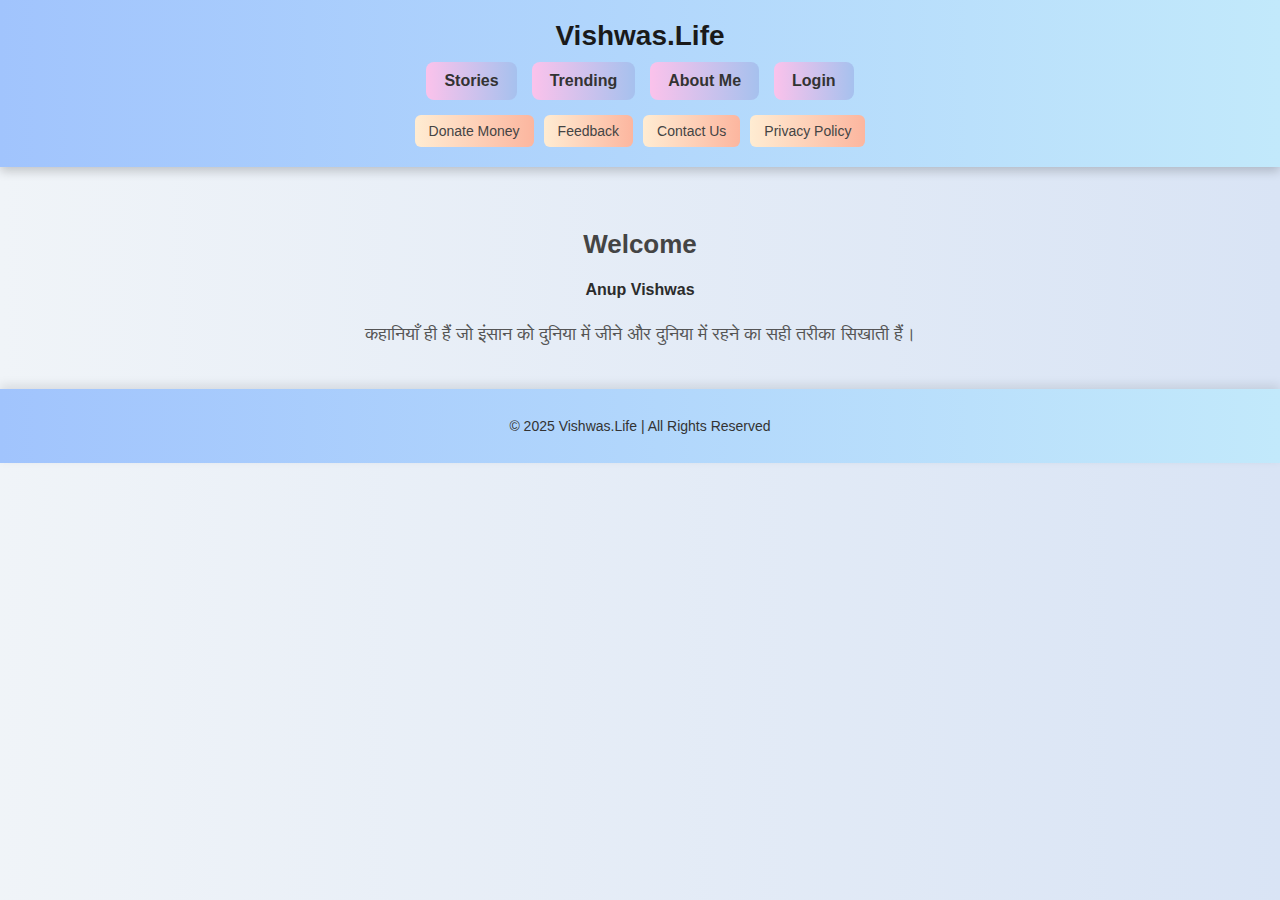
<file: index.html>
<!DOCTYPE html>
<html lang="hi">
<head>
  <meta charset="UTF-8">
  <title>Vishwas.Life</title>
  <style>
    body {
      margin: 0;
      font-family: 'Segoe UI', sans-serif;
      background: linear-gradient(to right, #f0f4f8, #d9e4f5);
      color: #2c2c2c;
      animation: fadeInBody 1.5s ease-in;
    }

    /* Header */
    header {
      background: linear-gradient(to right, #a1c4fd, #c2e9fb);
      box-shadow: 0 4px 10px rgba(0,0,0,0.2);
      text-align: center;
      padding: 20px 10px;
      animation: slideDown 1s ease-out;
    }
    header h1 {
      margin: 0;
      font-size: 28px;
      color: #1a1a1a;
    }

    /* Navigation */
    nav {
      display: flex;
      justify-content: center;
      gap: 15px;
      flex-wrap: wrap;
      margin-top: 10px;
    }
    nav a {
      color: #333;
      text-decoration: none;
      padding: 10px 18px;
      background: linear-gradient(to right, #fbc2eb, #a6c1ee);
      border-radius: 8px;
      font-weight: bold;
      transition: transform 0.3s ease, box-shadow 0.3s ease;
    }
    nav a:hover {
      transform: scale(1.1);
      box-shadow: 0 4px 12px rgba(0,0,0,0.2);
    }

    /* Call to Action Links */
    .cta-links {
      margin-top: 15px;
      display: flex;
      justify-content: center;
      flex-wrap: wrap;
      gap: 10px;
    }
    .cta-links a {
      background: linear-gradient(to right, #ffecd2, #fcb69f);
      padding: 8px 14px;
      border-radius: 6px;
      text-decoration: none;
      color: #444;
      font-size: 14px;
      font-weight: 500;
      transition: all 0.3s ease;
    }
    .cta-links a:hover {
      background: linear-gradient(to right, #fcb69f, #ffecd2);
      transform: translateY(-2px);
    }

    /* Main Content */
    main {
      padding: 40px;
      text-align: center;
      animation: slideUp 1.2s ease-out;
    }
    main h2 {
      font-size: 26px;
      color: #444;
    }
    main p {
      max-width: 600px;
      margin: auto;
      font-size: 18px;
      line-height: 1.6;
      color: #555;
    }

    /* Footer */
    footer {
      background: linear-gradient(to right, #a1c4fd, #c2e9fb);
      text-align: center;
      padding: 15px;
      font-size: 14px;
      color: #333;
      box-shadow: 0 -4px 10px rgba(0,0,0,0.1);
    }

    /* Animations */
    @keyframes fadeInBody {
      from { opacity: 0; }
      to { opacity: 1; }
    }
    @keyframes slideDown {
      from { transform: translateY(-50px); opacity: 0; }
      to { transform: translateY(0); opacity: 1; }
    }
    @keyframes slideUp {
      from { transform: translateY(50px); opacity: 0; }
      to { transform: translateY(0); opacity: 1; }
    }
  </style>
</head>
<body>

  <header>
    <h1>Vishwas.Life</h1>
    <nav>
      <a href="stories.html">Stories</a>
      <a href="story2.html">Trending</a>
      <a href="story3.html">About Me</a>
      <a href="login.html" class="login-link">Login</a>
    </nav>
    <div class="cta-links">
      <a href="donate.html">Donate Money</a>
      <a href="feedback.html">Feedback</a>
      <a href="contact.html">Contact Us</a>
      <a href="privacy.html">Privacy Policy</a>
    </div>
  </header>

  <main><!-- Main Content -->
    <h2>Welcome</h2>
    <h4> <By:->Anup Vishwas</By:-> </h4
    >
    <p>कहानियाँ ही हैं जो इंसान को दुनिया में जीने और दुनिया में रहने का सही तरीका सिखाती हैं।</p>
  </main>

  <footer>
    <p>© 2025 Vishwas.Life | All Rights Reserved</p>
  </footer>

</body>
</html>
</file>
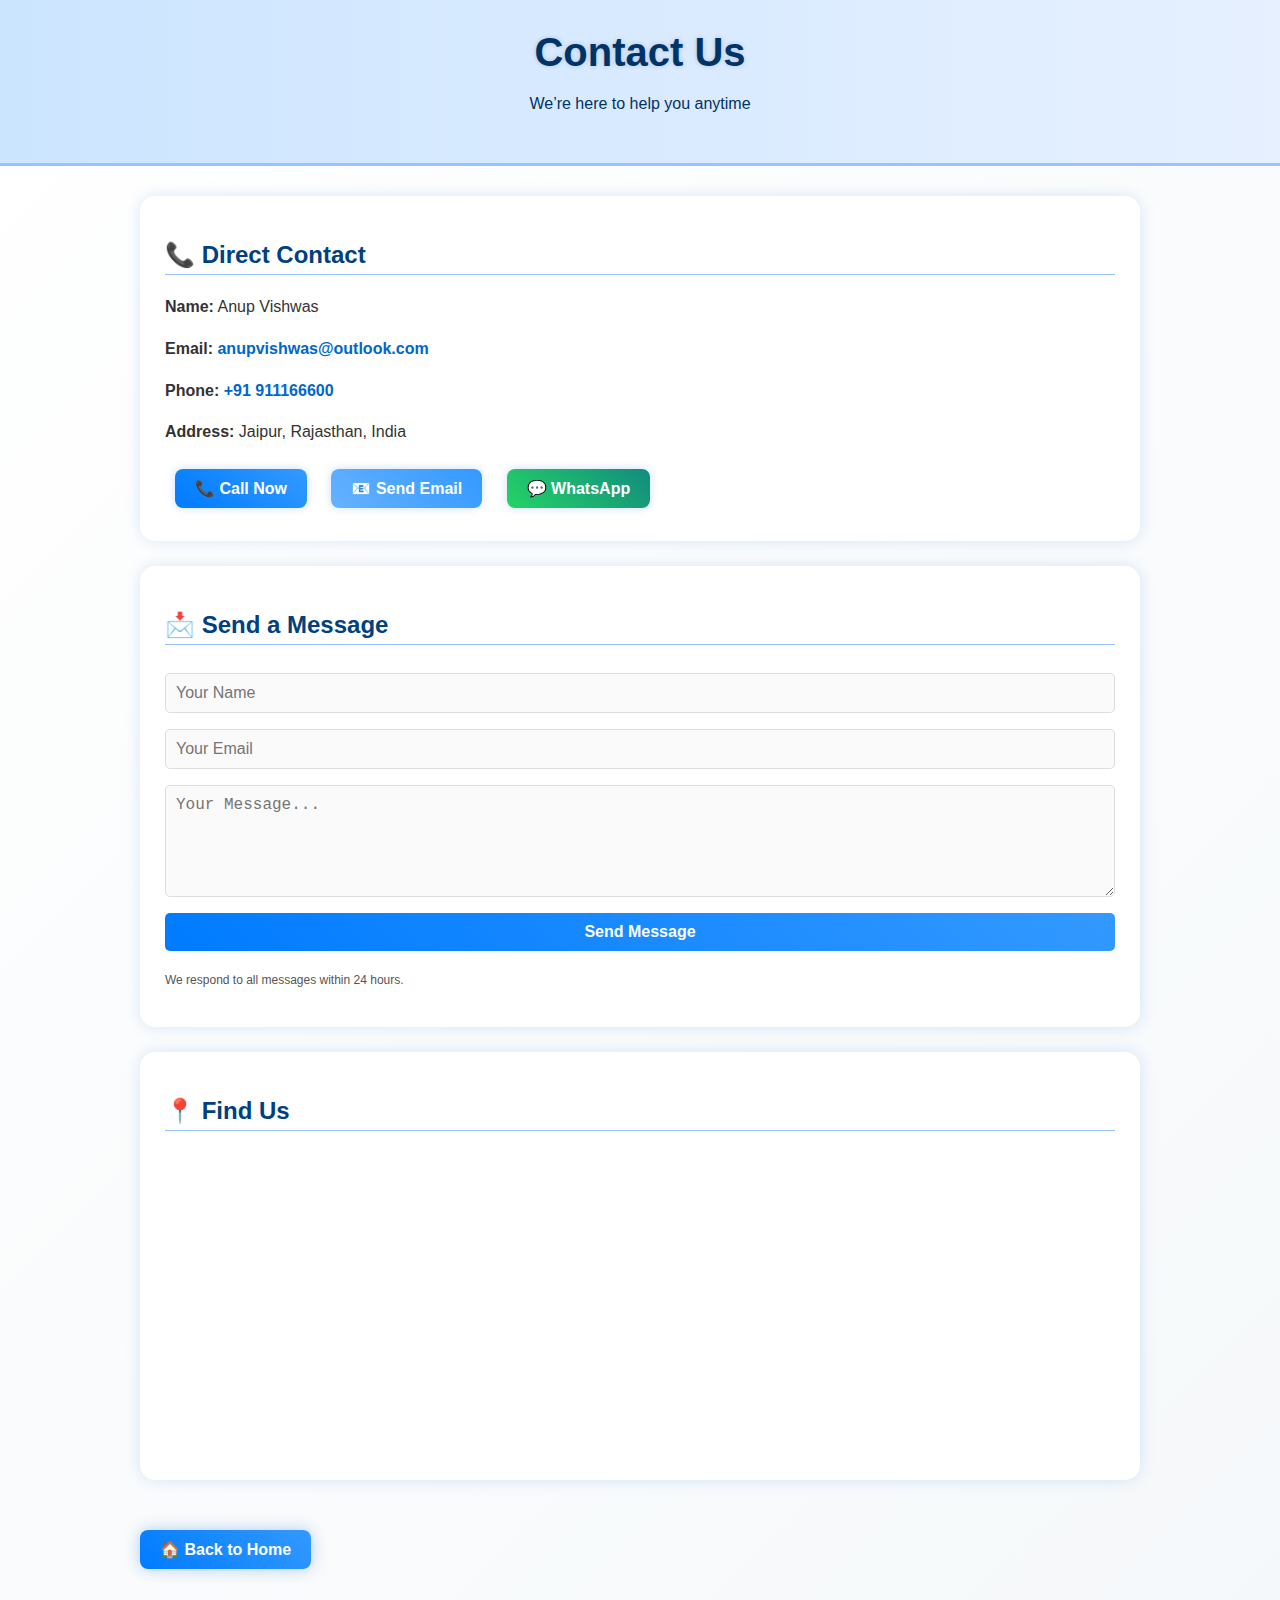
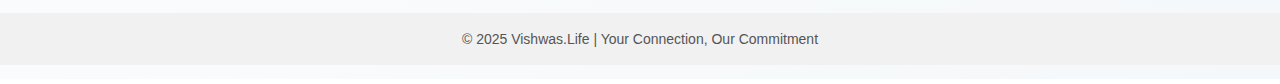
<file: contact.html>
<!DOCTYPE html>
<html lang="en">
<head>
  <meta charset="UTF-8">
  <meta name="viewport" content="width=device-width, initial-scale=1.0">
  <title>Contact Us | Vishwas.Life</title>
  <style>
    body {
      font-family: 'Segoe UI', Tahoma, sans-serif;
      background: linear-gradient(135deg, #ffffff, #f5f8fa);
      color: #333;
      margin: 0;
      padding: 0;
    }

    header {
      text-align: center;
      padding: 30px 20px;
      background: linear-gradient(90deg, #cce5ff, #e6f0ff);
      color: #003366;
      border-bottom: 3px solid #99c2ff;
    }

    header h1 {
      font-size: 2.5em;
      margin: 0;
      text-shadow: 0 0 5px rgba(0, 51, 102, 0.2);
    }

    main {
      max-width: 1000px;
      margin: auto;
      padding: 30px;
    }

    .contact-card {
      background: white;
      border-radius: 15px;
      padding: 25px;
      box-shadow: 0 0 15px rgba(0, 102, 204, 0.15);
      margin-bottom: 25px;
    }

    h2 {
      color: #004080;
      border-bottom: 1px solid #99c2ff;
      padding-bottom: 5px;
    }

    p {
      line-height: 1.6;
    }

    .contact-info a {
      color: #0066cc;
      text-decoration: none;
      font-weight: bold;
    }

    .contact-info a:hover {
      text-decoration: underline;
    }

    .btn {
      display: inline-block;
      margin: 8px 10px;
      padding: 10px 20px;
      border-radius: 8px;
      font-weight: bold;
      text-decoration: none;
      transition: all 0.3s ease;
      box-shadow: 0 0 10px rgba(0,102,204,0.2);
    }

    .call-btn { background: linear-gradient(45deg, #007bff, #3399ff); color: white; }
    .email-btn { background: linear-gradient(45deg, #66b2ff, #3399ff); color: white; }
    .whatsapp-btn { background: linear-gradient(45deg, #25D366, #128C7E); color: white; }

    .btn:hover { transform: scale(1.05); }

    form {
      display: flex;
      flex-direction: column;
    }

    input, textarea {
      margin: 8px 0;
      padding: 10px;
      border: 1px solid #ddd;
      border-radius: 5px;
      outline: none;
      font-size: 16px;
      background: #fafafa;
    }

    input[type="submit"] {
      background: linear-gradient(45deg, #007bff, #3399ff);
      color: white;
      font-weight: bold;
      cursor: pointer;
      transition: all 0.3s ease;
      border: none;
    }

    input[type="submit"]:hover {
      transform: scale(1.05);
    }

    iframe {
      width: 100%;
      height: 300px;
      border: none;
      border-radius: 10px;
    }

    .home-btn {
      display: inline-block;
      margin-top: 25px;
      background: linear-gradient(45deg, #007bff, #3399ff);
      padding: 10px 20px;
      color: white;
      text-decoration: none;
      border-radius: 8px;
      font-weight: bold;
      box-shadow: 0 0 15px rgba(0,102,204,0.3);
      transition: all 0.3s ease;
    }

    .home-btn:hover {
      background: linear-gradient(45deg, #3399ff, #007bff);
      transform: scale(1.05);
    }
  </style>
</head>
<body>

<header>
  <h1>Contact Us</h1>
  <p>We’re here to help you anytime</p>
</header>

<main>
  <!-- Contact Information -->
  <div class="contact-card">
    <h2>📞 Direct Contact</h2>
    <div class="contact-info">
      <p><strong>Name:</strong> Anup Vishwas</p>
      <p><strong>Email:</strong> <a href="mailto:anupvishwas@outlook.com">anupvishwas@outlook.com</a></p>
      <p><strong>Phone:</strong> <a href="tel:+91911166600">+91 911166600</a></p>
      <p><strong>Address:</strong> Jaipur, Rajasthan, India</p>
    </div>
    <a href="tel:+91911166600" class="btn call-btn">📞 Call Now</a>
    <a href="mailto:anupvishwas@outlook.com" class="btn email-btn">📧 Send Email</a>
    <a href="https://wa.me/91911166600" target="_blank" class="btn whatsapp-btn">💬 WhatsApp</a>
  </div>

  <!-- Contact Form -->
  <div class="contact-card">
    <h2>📩 Send a Message</h2>
    <form action="https://formspree.io/f/yourFormID" method="POST">
      <input type="text" name="name" placeholder="Your Name" required>
      <input type="email" name="email" placeholder="Your Email" required>
      <textarea name="message" rows="5" placeholder="Your Message..." required></textarea>
      <input type="submit" value="Send Message">
    </form>
    <p style="font-size: 12px; color: #555;">We respond to all messages within 24 hours.</p>
  </div>

  <!-- Google Map -->
  <div class="contact-card">
    <h2>📍 Find Us</h2>
    <iframe 
      src="https://www.google.com/maps/embed?pb=!1m18!1m12!1m3!1d3558.999370832577!2d75.78727001504363!3d26.912433883127775!2m3!1f0!2f0!3f0!3m2!1i1024!2i768!4f13.1!3m3!1m2!1s0x396db3c24e25b1c1%3A0xf8a0f58a0b83a3c3!2sJaipur%2C%20Rajasthan!5e0!3m2!1sen!2sin!4v1691325643146"
      allowfullscreen>
    </iframe>
  </div>

  <a href="index.html" class="home-btn">🏠 Back to Home</a>
</main>

<footer>
  <p style="text-align: center; padding: 15px; background: #f1f1f1; color: #555; font-size: 14px;">
    © 2025 Vishwas.Life | Your Connection, Our Commitment
  </p>
</footer>

</body>
</html>
</file>
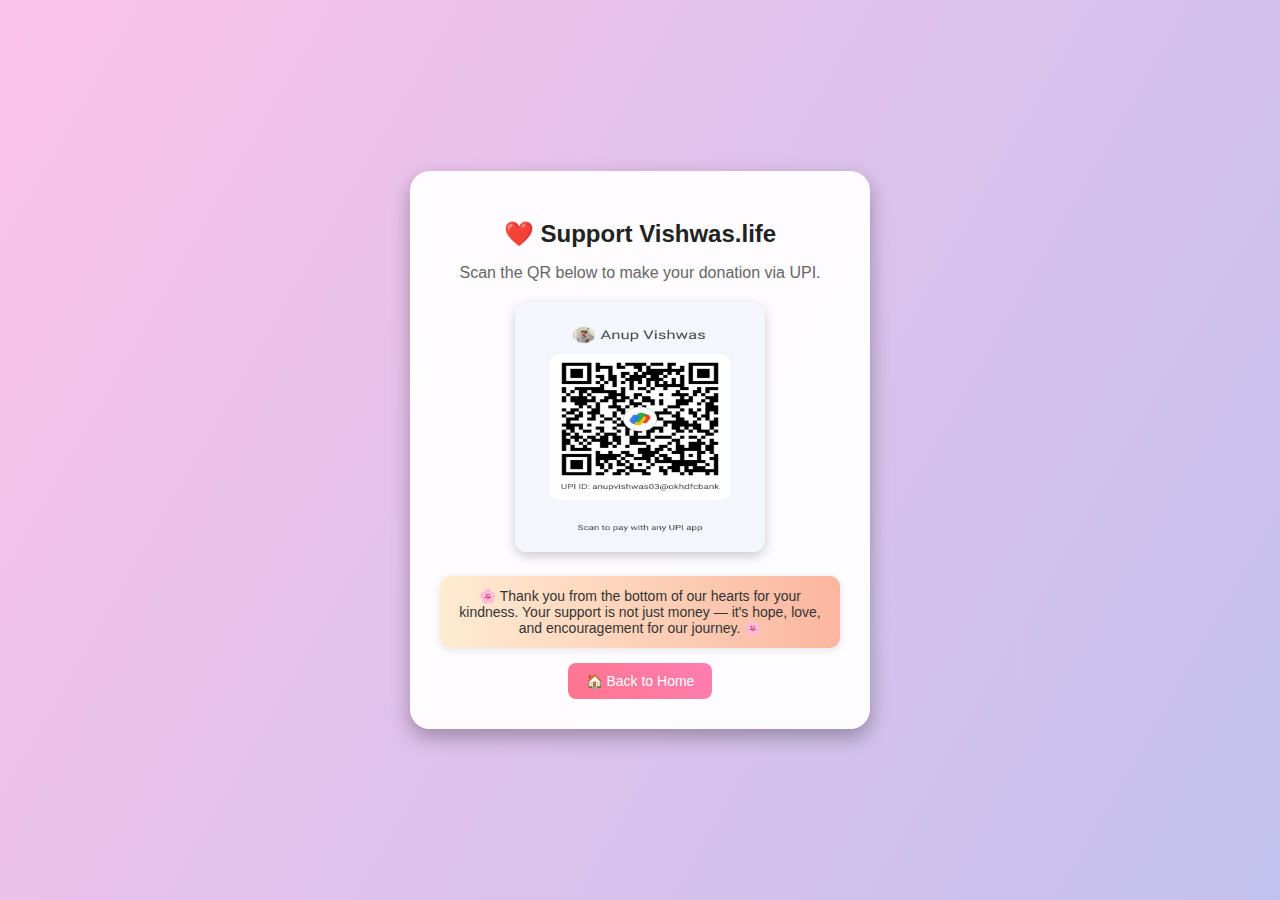
<file: donate.html>
<!DOCTYPE html>
<html lang="en">
<head>
  <meta charset="UTF-8">
  <meta name="viewport" content="width=device-width, initial-scale=1.0">
  <title>Donate | Vishwas.life</title>
  <style>
    /* Background Animation */
    body {
      margin: 0;
      font-family: 'Segoe UI', sans-serif;
      background: linear-gradient(120deg, #fbc2eb, #a6c1ee, #fcb69f);
      background-size: 300% 300%;
      animation: bgMove 8s ease infinite;
      display: flex;
      align-items: center;
      justify-content: center;
      min-height: 100vh;
      color: #444;
    }

    /* Container */
    .donate-box {
      background: rgba(255, 255, 255, 0.95);
      padding: 30px;
      border-radius: 20px;
      box-shadow: 0 8px 20px rgba(0,0,0,0.3);
      text-align: center;
      max-width: 400px;
      width: 90%;
      animation: fadeIn 1s ease-out;
    }

    .donate-box h2 {
      font-size: 24px;
      margin-bottom: 10px;
      color: #222;
    }

    .donate-box p {
      font-size: 16px;
      margin-bottom: 20px;
      color: #666;
    }

    /* QR Image */
    .qr-code {
      width: 250px;
      height: 250px;
      border-radius: 12px;
      box-shadow: 0 4px 12px rgba(0,0,0,0.2);
      margin-bottom: 20px;
    }

    /* Thank You Note */
    .thankyou {
      background: linear-gradient(to right, #ffecd2, #fcb69f);
      padding: 12px;
      border-radius: 10px;
      font-size: 14px;
      color: #333;
      font-weight: 500;
      box-shadow: 0 2px 8px rgba(0,0,0,0.1);
    }

    @keyframes bgMove {
      0% { background-position: 0% 50%; }
      50% { background-position: 100% 50%; }
      100% { background-position: 0% 50%; }
    }

    @keyframes fadeIn {
      from { opacity: 0; transform: translateY(20px); }
      to { opacity: 1; transform: translateY(0); }
    }
     /* Home Button */
    .home-btn {
      display: inline-block;
      margin-top: 15px;
      background: linear-gradient(45deg, #ff758c, #ff7eb3);
      padding: 10px 18px;
      color: white;
      text-decoration: none;
      border-radius: 8px;
      font-size: 14px;
      transition: all 0.3s ease;
    }

    .home-btn:hover {
      background: linear-gradient(45deg, #ff7eb3, #ff758c);
      transform: scale(1.05);
    }
  </style>
</head>
<body>

  <div class="donate-box">
    <h2>❤️ Support Vishwas.life</h2>
    <p>Scan the QR below to make your donation via UPI.</p>

    <!-- Replace "your-qr-code.png" with your QR code image -->
    <img src="Media/qr.png" alt="UPI QR Code" class="qr-code">

    <div class="thankyou">
      🌸 Thank you from the bottom of our hearts for your kindness.  
      Your support is not just money — it's hope, love, and encouragement for our journey. 🌸
    </div> <!-- Home Button -->
    <a href="index.html" class="home-btn">🏠 Back to Home</a>
    
  </div>

</body>
</html>
</file>
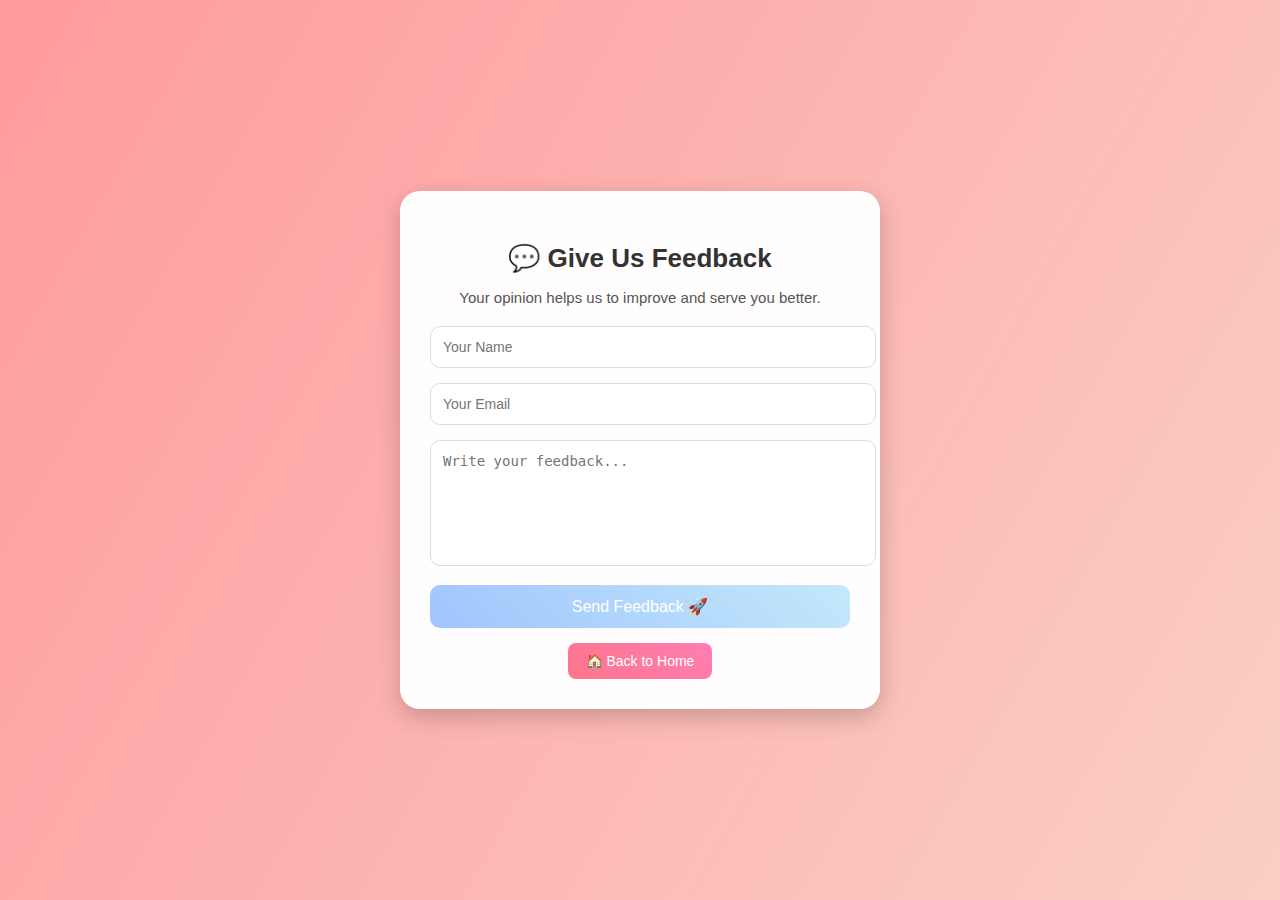
<file: feedback.html>
<!DOCTYPE html>
<html lang="en">
<head>
  <meta charset="UTF-8">
  <meta name="viewport" content="width=device-width, initial-scale=1.0">
  <title>Feedback | Vishwas.life</title>
  <style>
    /* Background Animation */
    body {
      margin: 0;
      font-family: 'Segoe UI', sans-serif;
      background: linear-gradient(120deg, #ff9a9e, #fad0c4, #fad0c4, #fbc2eb, #a1c4fd);
      background-size: 400% 400%;
      animation: bgMove 10s ease infinite;
      display: flex;
      justify-content: center;
      align-items: center;
      min-height: 100vh;
    }

    @keyframes bgMove {
      0% { background-position: 0% 50%; }
      50% { background-position: 100% 50%; }
      100% { background-position: 0% 50%; }
    }

    /* Feedback Box */
    .feedback-container {
      background: rgba(255, 255, 255, 0.97);
      padding: 30px;
      border-radius: 20px;
      box-shadow: 0 8px 25px rgba(0,0,0,0.2);
      max-width: 420px;
      width: 90%;
      text-align: center;
      animation: fadeIn 1s ease-out;
    }

    @keyframes fadeIn {
      from { opacity: 0; transform: translateY(20px); }
      to { opacity: 1; transform: translateY(0); }
    }

    /* Heading */
    .feedback-container h2 {
      margin-bottom: 10px;
      font-size: 26px;
      color: #333;
    }

    .feedback-container p {
      margin-bottom: 20px;
      color: #555;
      font-size: 15px;
    }

    /* Input Fields */
    input, textarea {
      width: 100%;
      padding: 12px;
      margin-bottom: 15px;
      border: 1px solid #ddd;
      border-radius: 10px;
      font-size: 14px;
      outline: none;
      transition: all 0.3s ease;
    }

    input:focus, textarea:focus {
      border-color: #a1c4fd;
      box-shadow: 0 0 8px rgba(161, 196, 253, 0.5);
    }

    textarea {
      resize: none;
      height: 100px;
    }

    /* Submit Button */
    button {
      background: linear-gradient(45deg, #a1c4fd, #c2e9fb);
      border: none;
      padding: 12px 20px;
      color: white;
      font-size: 16px;
      border-radius: 10px;
      cursor: pointer;
      transition: all 0.3s ease;
      width: 100%;
    }

    button:hover {
      background: linear-gradient(45deg, #c2e9fb, #a1c4fd);
      transform: scale(1.05);
    }

    /* Home Button */
    .home-btn {
      display: inline-block;
      margin-top: 15px;
      background: linear-gradient(45deg, #ff758c, #ff7eb3);
      padding: 10px 18px;
      color: white;
      text-decoration: none;
      border-radius: 8px;
      font-size: 14px;
      transition: all 0.3s ease;
    }

    .home-btn:hover {
      background: linear-gradient(45deg, #ff7eb3, #ff758c);
      transform: scale(1.05);
    }

    /* Mobile Friendly */
    @media (max-width: 480px) {
      .feedback-container {
        padding: 20px;
      }
    }
  </style>
</head>
<body>

  <div class="feedback-container">
    <h2>💬 Give Us Feedback</h2>
    <p>Your opinion helps us to improve and serve you better.</p>
    
    <!-- Google Form Connection -->
    <form action="https://docs.google.com/forms/d/e/1FAIpQLSfbpzGW4hYtiSOI51ppO7-a_GrZOQ3eSWmpQuptRQ0Qb3fOiA/formResponse" method="POST" target="_blank">
      <input type="text" name="entry.1234567890" placeholder="Your Name" required>
      <input type="email" name="entry.0987654321" placeholder="Your Email" required>
      <textarea name="entry.1122334455" placeholder="Write your feedback..." required></textarea>
      <button type="submit">Send Feedback 🚀</button>
    </form>

    <!-- Home Button -->
    <a href="index.html" class="home-btn">🏠 Back to Home</a>

  </div>

</body>
</html>
</file>
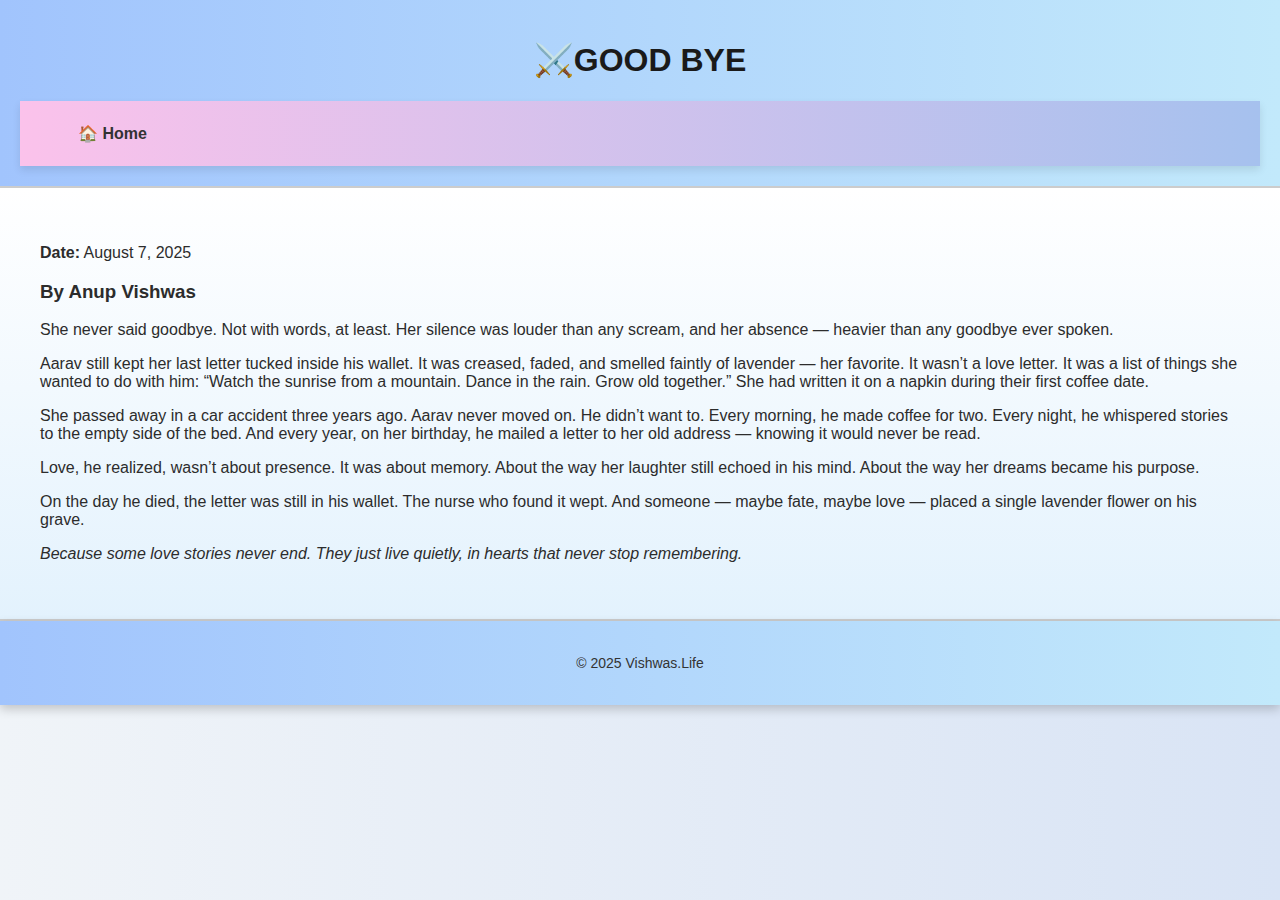
<file: goodbye.html>
<!DOCTYPE html>
<html lang="hi">
<head>
  <meta charset="UTF-8">
  <title>Good Bye | Vishwas.Life</title>
  <link rel="stylesheet" href="style.css">
</head>
<body>
  <header>
    <h1>⚔️GOOD BYE</h1>
    <nav>
      <a href="index.html">🏠 Home</a>
    </nav>
  </header>
  <main>
    <p><strong>Date:</strong> August 7, 2025</p>
    <p>
        <h3>By Anup Vishwas</h3>
      She never said goodbye.  
      Not with words, at least.  
      Her silence was louder than any scream, and her absence — heavier than any goodbye ever spoken.
    </p>

    <p>
      Aarav still kept her last letter tucked inside his wallet. It was creased, faded, and smelled faintly of lavender — her favorite.  
      It wasn’t a love letter. It was a list of things she wanted to do with him:  
      “Watch the sunrise from a mountain. Dance in the rain. Grow old together.”  
      She had written it on a napkin during their first coffee date.
    </p>

    <p>
      She passed away in a car accident three years ago.  
      Aarav never moved on. He didn’t want to.  
      Every morning, he made coffee for two. Every night, he whispered stories to the empty side of the bed.  
      And every year, on her birthday, he mailed a letter to her old address — knowing it would never be read.
    </p>

    <p>
      Love, he realized, wasn’t about presence.  
      It was about memory.  
      About the way her laughter still echoed in his mind.  
      About the way her dreams became his purpose.
    </p>

    <p>
      On the day he died, the letter was still in his wallet.  
      The nurse who found it wept.  
      And someone — maybe fate, maybe love — placed a single lavender flower on his grave.
    </p>

    <p><em>Because some love stories never end. They just live quietly, in hearts that never stop remembering.</em></p>


  </main>
  <footer>
    <p>© 2025 Vishwas.Life</p>
  </footer>
</body>
</html>
</file>
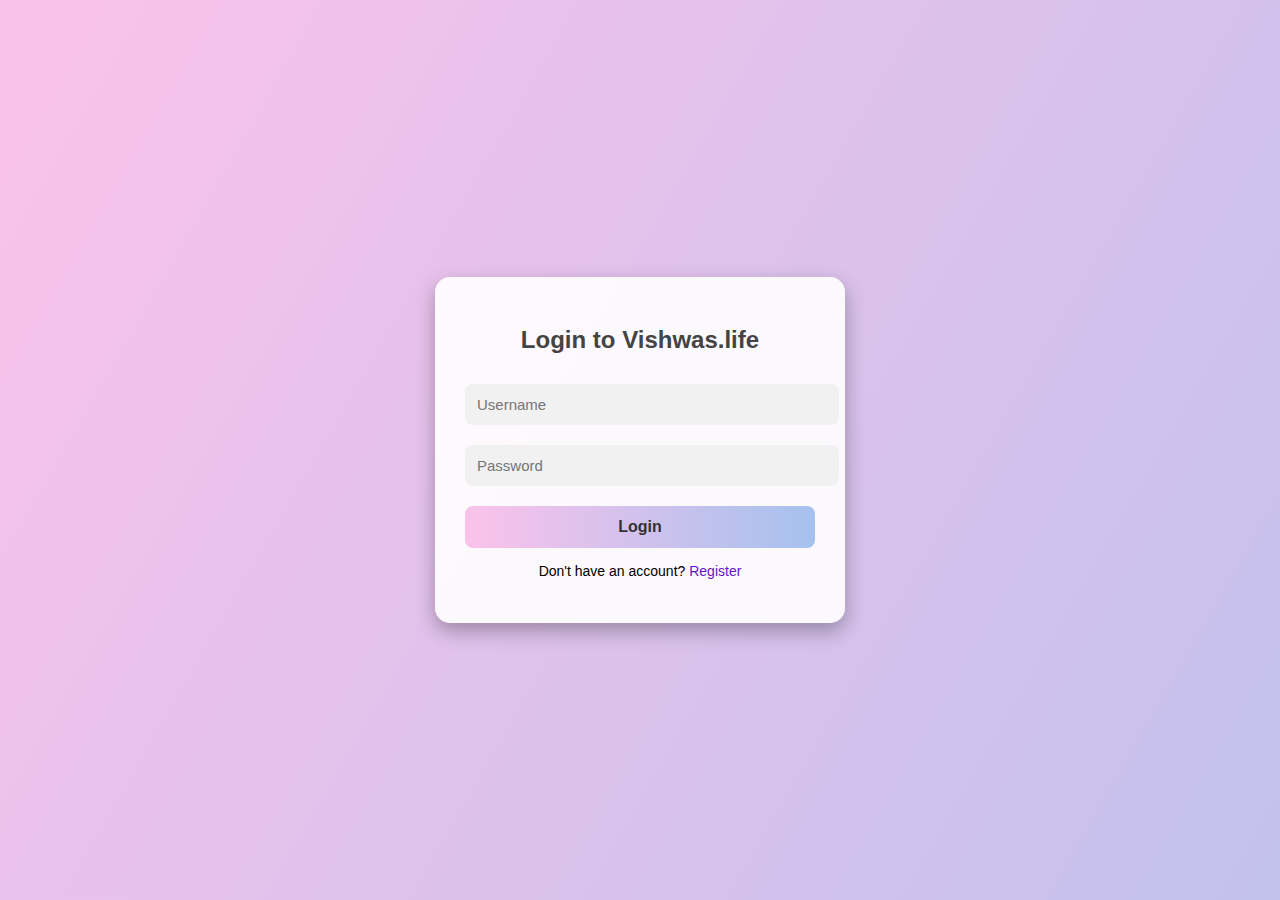
<file: login.html>
<!DOCTYPE html>
<html lang="en">
<head>
  <meta charset="UTF-8">
  <meta name="viewport" content="width=device-width, initial-scale=1.0">
  <title>Login | Vishwas.life</title>
  <style>
    /* Animated Background */
    body {
      margin: 0;
      font-family: Arial, sans-serif;
      background: linear-gradient(120deg, #fbc2eb, #a6c1ee, #fcb69f);
      background-size: 300% 300%;
      animation: bgMove 8s ease infinite;
      display: flex;
      align-items: center;
      justify-content: center;
      height: 100vh;
    }

    /* Login Box */
    .login-box {
      background: rgba(255, 255, 255, 0.9);
      padding: 30px;
      border-radius: 15px;
      box-shadow: 0 8px 20px rgba(0,0,0,0.3);
      width: 100%;
      max-width: 350px;
      text-align: center;
      animation: fadeIn 1s ease-out;
    }
    .login-box h2 {
      margin-bottom: 20px;
      color: #444;
    }

    /* Input Fields */
    .login-box input {
      width: 100%;
      padding: 12px;
      margin: 10px 0;
      border-radius: 8px;
      border: none;
      background: rgba(240, 240, 240, 0.9);
      font-size: 15px;
      transition: 0.3s ease;
    }
    .login-box input:focus {
      outline: none;
      background: #fff;
      box-shadow: 0 0 8px rgba(166, 193, 238, 0.8);
      transform: scale(1.02);
    }

    /* Login Button */
    .login-box button {
      width: 100%;
      padding: 12px;
      margin-top: 10px;
      background: linear-gradient(to right, #fbc2eb, #a6c1ee);
      border: none;
      border-radius: 8px;
      color: #333;
      font-weight: bold;
      font-size: 16px;
      cursor: pointer;
      transition: all 0.3s ease;
    }
    .login-box button:hover {
      background: linear-gradient(to right, #a6c1ee, #fbc2eb);
      transform: translateY(-3px);
      box-shadow: 0 4px 12px rgba(0,0,0,0.2);
    }

    /* Footer Link */
    .login-box p {
      margin-top: 15px;
      font-size: 14px;
    }
    .login-box a {
      color: #6a11cb;
      text-decoration: none;
    }

    /* Animations */
    @keyframes bgMove {
      0% { background-position: 0% 50%; }
      50% { background-position: 100% 50%; }
      100% { background-position: 0% 50%; }
    }
    @keyframes fadeIn {
      from { opacity: 0; transform: translateY(20px); }
      to { opacity: 1; transform: translateY(0); }
    }
  </style>
</head>
<body>

  <div class="login-box">
    <h2>Login to Vishwas.life</h2>
    <form>
      <input type="text" placeholder="Username" required>
      <input type="password" placeholder="Password" required>
      <button type="submit">Login</button>
    </form>
    <p>Don't have an account? <a href="#">Register</a></p>
  </div>

</body>
</html>
</file>
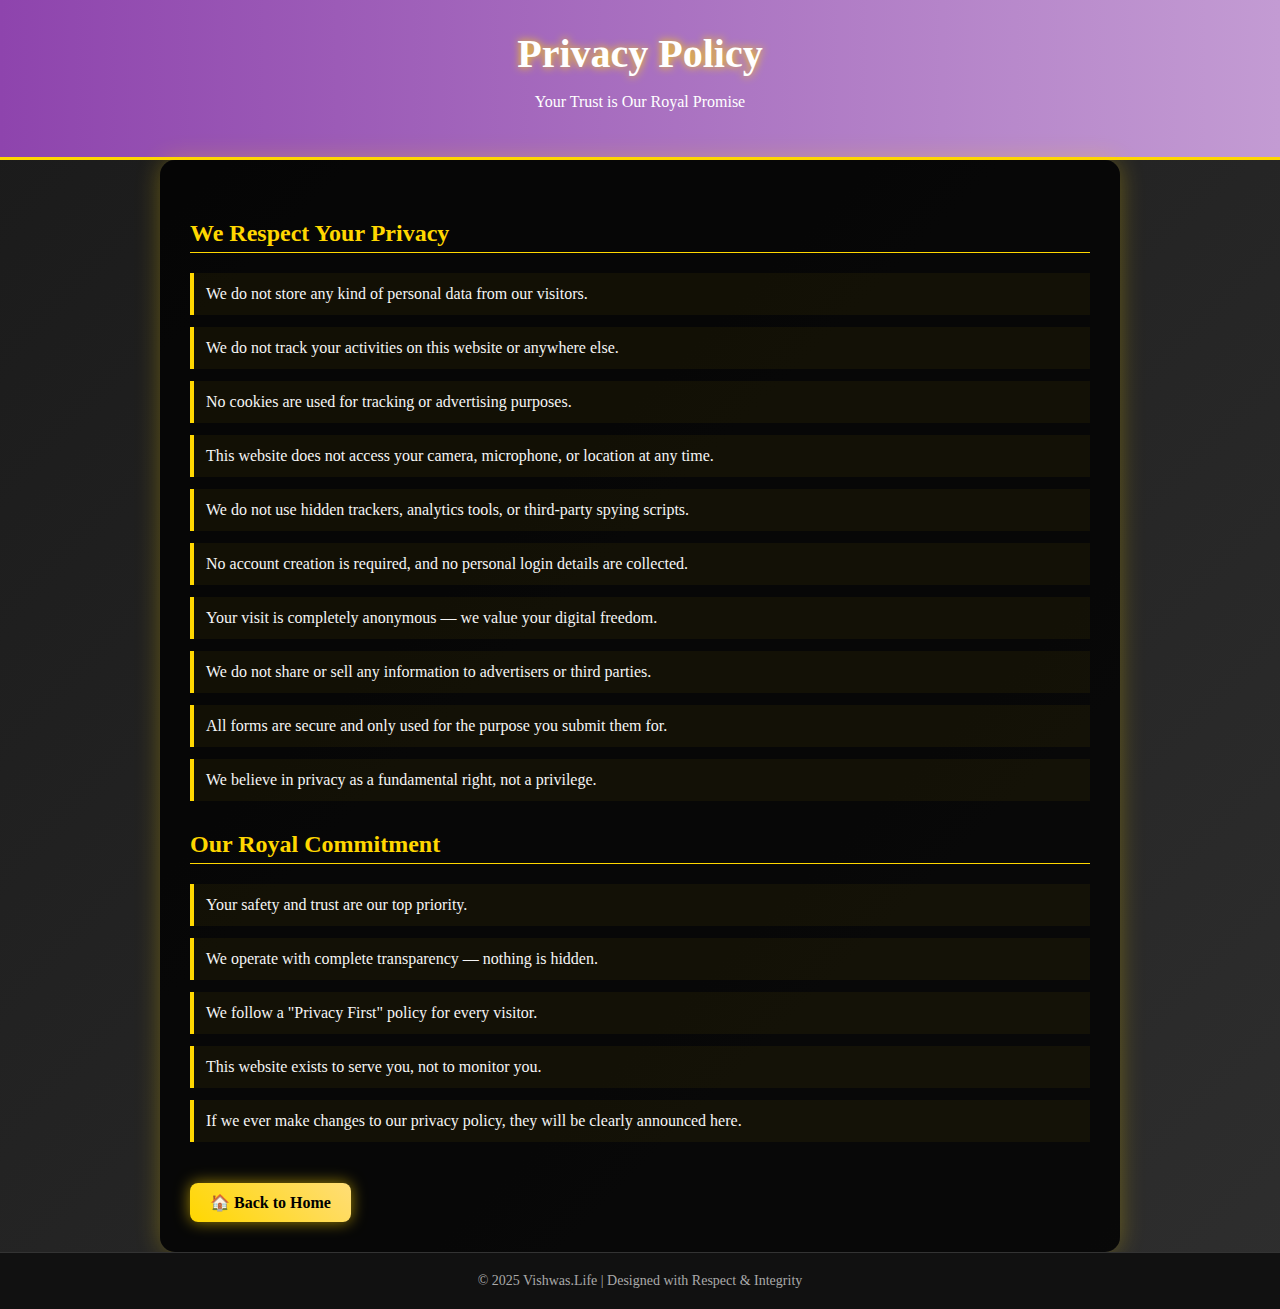
<file: privacy.html>
<!DOCTYPE html>
<html lang="en">
<head>
  <meta charset="UTF-8">
  <meta name="viewport" content="width=device-width, initial-scale=1.0">
  <title>Privacy Policy | Vishwas.Life</title>
  <style>
    body {
      font-family: 'Georgia', serif;
      background: linear-gradient(135deg, #1a1a1a, #2e2e2e);
      color: #f5f5f5;
      margin: 0;
      padding: 0;
    }

    header {
      text-align: center;
      padding: 30px 20px;
      background: linear-gradient(90deg, #8e44ad, #c39bd3);
      color: white;
      border-bottom: 3px solid gold;
    }

    header h1 {
      font-size: 2.5em;
      margin: 0;
      text-shadow: 0 0 8px gold;
    }

    main {
      max-width: 900px;
      margin: auto;
      padding: 30px;
      background: rgba(0, 0, 0, 0.8);
      border-radius: 15px;
      box-shadow: 0 0 25px rgba(255, 215, 0, 0.3);
    }

    h2 {
      color: gold;
      margin-top: 30px;
      border-bottom: 1px solid gold;
      padding-bottom: 5px;
    }

    ul {
      list-style: none;
      padding: 0;
    }

    ul li {
      margin: 12px 0;
      padding: 12px;
      background: rgba(255, 215, 0, 0.05);
      border-left: 4px solid gold;
      transition: all 0.3s ease;
    }

    ul li:hover {
      background: rgba(255, 215, 0, 0.1);
      transform: translateX(5px);
    }

    footer {
      text-align: center;
      padding: 20px;
      background: #111;
      color: #aaa;
      border-top: 1px solid #333;
      font-size: 14px;
    }

    .home-btn {
      display: inline-block;
      margin-top: 25px;
      background: linear-gradient(45deg, gold, #ffdd77);
      padding: 10px 20px;
      color: black;
      text-decoration: none;
      border-radius: 8px;
      font-weight: bold;
      box-shadow: 0 0 15px rgba(255,215,0,0.6);
      transition: all 0.3s ease;
    }

    .home-btn:hover {
      background: linear-gradient(45deg, #ffdd77, gold);
      transform: scale(1.05);
    }
  </style>
</head>
<body>

<header>
  <h1>Privacy Policy</h1>
  <p>Your Trust is Our Royal Promise</p>
</header>

<main>
  <h2>We Respect Your Privacy</h2>
  <ul>
    <li>We do not store any kind of personal data from our visitors.</li>
    <li>We do not track your activities on this website or anywhere else.</li>
    <li>No cookies are used for tracking or advertising purposes.</li>
    <li>This website does not access your camera, microphone, or location at any time.</li>
    <li>We do not use hidden trackers, analytics tools, or third-party spying scripts.</li>
    <li>No account creation is required, and no personal login details are collected.</li>
    <li>Your visit is completely anonymous — we value your digital freedom.</li>
    <li>We do not share or sell any information to advertisers or third parties.</li>
    <li>All forms are secure and only used for the purpose you submit them for.</li>
    <li>We believe in privacy as a fundamental right, not a privilege.</li>
  </ul>

  <h2>Our Royal Commitment</h2>
  <ul>
    <li>Your safety and trust are our top priority.</li>
    <li>We operate with complete transparency — nothing is hidden.</li>
    <li>We follow a "Privacy First" policy for every visitor.</li>
    <li>This website exists to serve you, not to monitor you.</li>
    <li>If we ever make changes to our privacy policy, they will be clearly announced here.</li>
  </ul>

  <a href="index.html" class="home-btn">🏠 Back to Home</a>
</main>

<footer>
  © 2025 Vishwas.Life | Designed with Respect & Integrity
</footer>

</body>
</html>
</file>
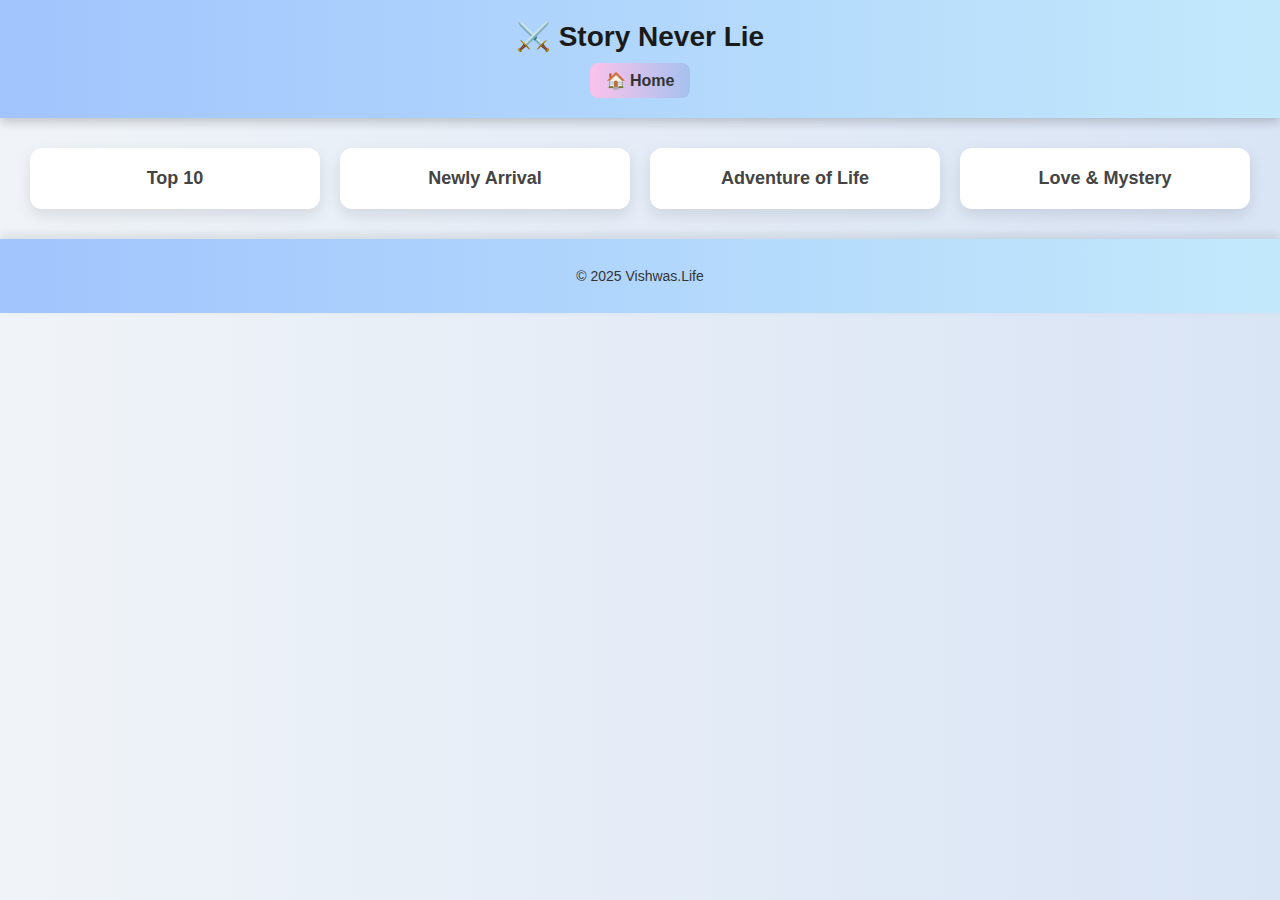
<file: stories.html>
<!DOCTYPE html>
<html lang="hi">
<head>
  <meta charset="UTF-8">
  <title>Stories | Vishwas.Life</title>
  <style>
    body {
      margin: 0;
      font-family: 'Segoe UI', sans-serif;
      background: linear-gradient(to right, #f0f4f8, #d9e4f5);
      color: #2c2c2c;
      animation: fadeIn 1.5s ease-in;
    }

    /* Header */
    header {
      background: linear-gradient(to right, #a1c4fd, #c2e9fb);
      padding: 20px;
      text-align: center;
      box-shadow: 0 4px 10px rgba(0,0,0,0.2);
      animation: slideDown 1s ease-out;
    }
    header h1 {
      margin: 0;
      font-size: 28px;
      color: #1a1a1a;
    }
    header nav a {
      text-decoration: none;
      color: #333;
      background: linear-gradient(to right, #fbc2eb, #a6c1ee);
      padding: 8px 16px;
      border-radius: 8px;
      font-weight: bold;
      margin-top: 10px;
      display: inline-block;
      transition: transform 0.3s ease, box-shadow 0.3s ease;
    }
    header nav a:hover {
      transform: scale(1.1);
      box-shadow: 0 4px 12px rgba(0,0,0,0.2);
    }

    /* Main Stories List */
    main {
      padding: 30px;
      display: grid;
      gap: 20px;
      grid-template-columns: repeat(auto-fit, minmax(250px, 1fr));
    }
    .story-card {
      background: white;
      padding: 20px;
      border-radius: 12px;
      text-align: center;
      box-shadow: 0 6px 15px rgba(0,0,0,0.1);
      transition: transform 0.3s ease, box-shadow 0.3s ease;
      cursor: pointer;
    }
    .story-card:hover {
      transform: translateY(-5px);
      box-shadow: 0 12px 25px rgba(0,0,0,0.15);
    }
    .story-card a {
      text-decoration: none;
      color: #444;
      font-size: 18px;
      font-weight: 600;
    }

    /* Footer */
    footer {
      background: linear-gradient(to right, #a1c4fd, #c2e9fb);
      text-align: center;
      padding: 15px;
      font-size: 14px;
      color: #333;
      box-shadow: 0 -4px 10px rgba(0,0,0,0.1);
    }

    /* Animations */
    @keyframes fadeIn {
      from { opacity: 0; }
      to { opacity: 1; }
    }
    @keyframes slideDown {
      from { transform: translateY(-50px); opacity: 0; }
      to { transform: translateY(0); opacity: 1; }
    }
  </style>
</head>
<body>

  <header>
    <h1>⚔️ Story Never Lie</h1>
    <nav>
      <a href="index.html">🏠 Home</a>
    </nav>
  </header>

  <main>
    <!-- Story Titles -->
    <div class="story-card">
      <a href="Top 10/top10.html">Top 10 </a>
    </div>
    <div class="story-card">
      <a href="Top 10/newlyarrival.html">Newly Arrival</a>
    </div>
    <div class="story-card">
      <a href="story3.html">Adventure of Life</a>
    </div>
    <div class="story-card">
      <a href="story4.html">Love & Mystery</a>
    </div>
  </main>

  <footer>
    <p>© 2025 Vishwas.Life</p>
  </footer>

</body>
</html>
</file>
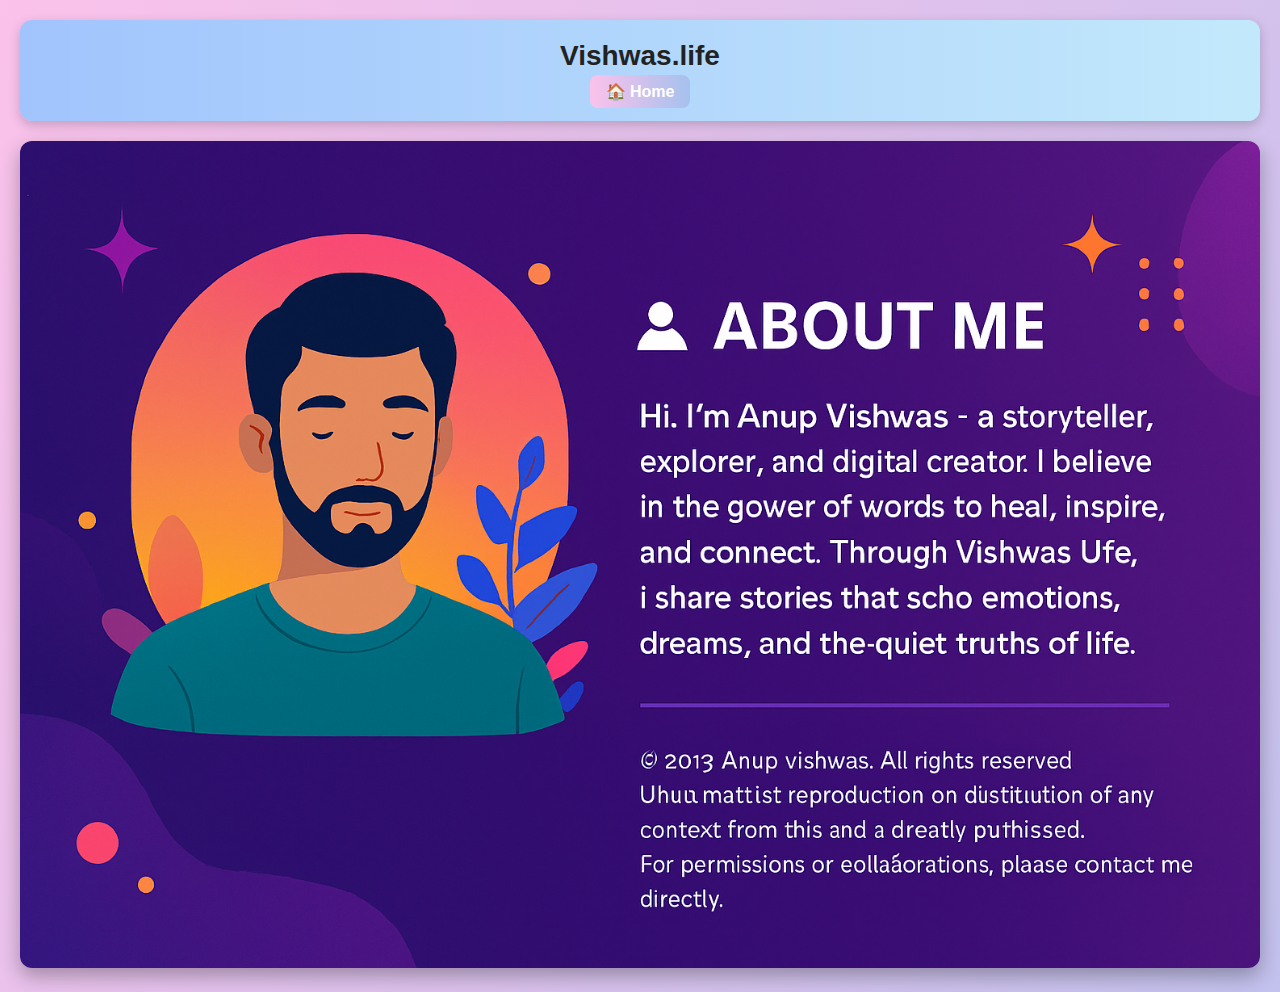
<file: story3.html>
<!DOCTYPE html>
<html lang="en">
<head>
  <meta charset="UTF-8">
  <meta name="viewport" content="width=device-width, initial-scale=1.0">
  <title>Vishwas.life</title>
  <style>
    /* Background Animation */
    body {
      font-family: Arial, sans-serif;
      margin: 0;
      padding: 20px;
      background: linear-gradient(120deg, #fbc2eb, #a6c1ee, #fcb69f);
      background-size: 300% 300%;
      animation: bgMove 8s ease infinite;
      color: #333;
    }

    /* Header */
    header {
      text-align: center;
      background: linear-gradient(to right, #a1c4fd, #c2e9fb);
      padding: 20px;
      border-radius: 12px;
      box-shadow: 0 4px 12px rgba(0,0,0,0.2);
      margin-bottom: 20px;
    }
    header h1 {
      margin: 0;
      color: #222;
      font-size: 28px;
    }

    /* Navigation */
    nav {
      margin-top: 10px;
    }
    nav a {
      margin: 0 15px;
      text-decoration: none;
      color: #fff;
      background: linear-gradient(to right, #fbc2eb, #a6c1ee);
      padding: 8px 16px;
      border-radius: 8px;
      font-weight: bold;
      transition: all 0.3s ease;
    }
    nav a:hover {
      background: linear-gradient(to right, #a6c1ee, #fbc2eb);
      transform: scale(1.1);
      box-shadow: 0 4px 12px rgba(0,0,0,0.2);
    }

    /* Image Styling */
    .image-container {
      text-align: center;
    }
    .image-container img {
      max-width: 100%;
      height: auto;
      border-radius: 12px;
      box-shadow: 0 8px 20px rgba(0,0,0,0.3);
      transition: transform 0.4s ease, box-shadow 0.4s ease;
    }
    .image-container img:hover {
      transform: scale(1.05);
      box-shadow: 0 12px 25px rgba(0,0,0,0.4);
    }

    /* Background Animation Keyframes */
    @keyframes bgMove {
      0% { background-position: 0% 50%; }
      50% { background-position: 100% 50%; }
      100% { background-position: 0% 50%; }
    }
  </style>
</head>
<body>

  <header>
    <h1>Vishwas.life</h1>
    <nav>
      <a href="index.html">🏠 Home</a>
    </nav>
  </header>

  <div class="image-container">
    <img src="./Media/Create a colorful an.png" alt="Colorful Banner">
  </div>

</body>
</html>
</file>
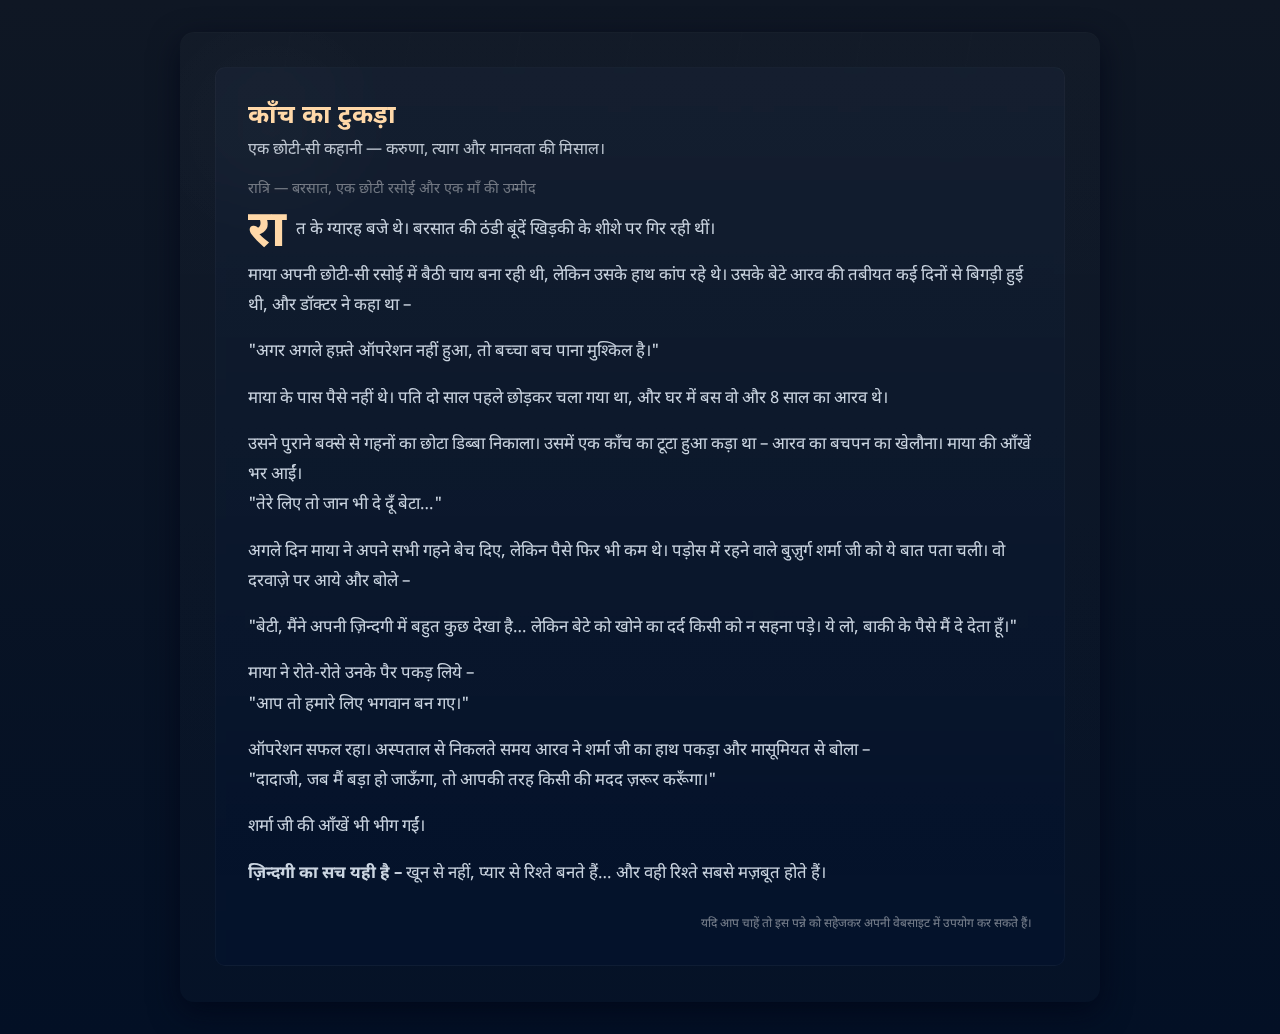
<file: Top 10/kanch.html>
<!DOCTYPE html>
<html lang="hi">
<head>
  <meta charset="utf-8">
  <meta name="viewport" content="width=device-width, initial-scale=1">
  <title>काँच का टुकड़ा — छोटी कहानी</title>
  <link href="https://fonts.googleapis.com/css2?family=Noto+Sans+Devanagari:wght@400;700&display=swap" rel="stylesheet">
  <style>
    :root{
      --bg:#0f1724;
      --card:#0b1220cc;
      --accent:#ffd8a8;
      --muted:#cbd5e1;
    }
    *{box-sizing:border-box}
    body{
      margin:0;
      min-height:100vh;
      font-family:'Noto Sans Devanagari', system-ui, sans-serif;
      background:linear-gradient(180deg,var(--bg),#031025);
      color:var(--muted);
      display:flex;
      align-items:center;
      justify-content:center;
      padding:2rem;
    }
    /* Rainy window effect */
    .stage{
      width:920px;
      max-width:96vw;
      background:radial-gradient(circle at 10% 10%, rgba(255,255,255,0.02), transparent 10%), linear-gradient(180deg, rgba(255,255,255,0.02), rgba(255,255,255,0.01));
      border-radius:14px;
      padding:2.2rem;
      box-shadow: 0 10px 30px rgba(2,6,23,0.7), inset 0 1px 0 rgba(255,255,255,0.02);
      position:relative;
      overflow:hidden;
    }
    .glass{
      background:linear-gradient(180deg, rgba(255,255,255,0.02), rgba(255,255,255,0.00));
      border-radius:10px;
      padding:2rem;
      backdrop-filter: blur(4px) saturate(120%);
      border:1px solid rgba(255,255,255,0.03);
    }
    h1{margin:0 0 0.4rem 0; color:var(--accent); font-size:1.6rem}
    p.lead{margin:0 0 1.2rem 0; color:#e6eef8cc}
    .story p{margin:1rem 0; line-height:1.8; font-size:1.05rem}
    .meta{font-size:0.9rem; color:rgba(255,255,255,0.4)}
    footer{margin-top:1.6rem; text-align:right; font-size:0.9rem; color:rgba(255,255,255,0.45)}

    /* simple raindrops animation */
    .raindrop{position:absolute; left:0; top:-30vh; width:2px; height:60vh; background:linear-gradient(#ffffff22,#ffffff00);opacity:0.06; transform:skewX(-10deg); animation:fall 4s linear infinite}
    .raindrop.r2{left:12%; animation-duration:3.6s; opacity:0.05}
    .raindrop.r3{left:25%; animation-duration:4.4s; opacity:0.04}
    .raindrop.r4{left:37%; animation-duration:3s; opacity:0.055}
    .raindrop.r5{left:49%; animation-duration:4.8s; opacity:0.045}
    .raindrop.r6{left:61%; animation-duration:3.9s; opacity:0.05}
    .raindrop.r7{left:74%; animation-duration:4.2s; opacity:0.05}
    .raindrop.r8{left:86%; animation-duration:3.3s; opacity:0.06}
    @keyframes fall{0%{transform:translateY(-40vh) skewX(-10deg)}100%{transform:translateY(80vh) skewX(-10deg)}}

    /* dropcap style */
    .story p:first-of-type::first-letter{
      float:left;
      font-size:3.2rem;
      line-height:0.75;
      margin-right:0.6rem;
      color:var(--accent);
      font-weight:700;
    }

    @media (max-width:520px){
      .stage{padding:1.2rem}
      h1{font-size:1.25rem}
      .story p{font-size:1rem}
    }
  </style>
</head>
<body>
  <div class="stage" role="main">
    <div class="raindrop"></div>
    <div class="raindrop r2"></div>
    <div class="raindrop r3"></div>
    <div class="raindrop r4"></div>
    <div class="raindrop r5"></div>
    <div class="raindrop r6"></div>
    <div class="raindrop r7"></div>
    <div class="raindrop r8"></div>

    <article class="glass">
      <header>
        <h1>काँच का टुकड़ा</h1>
        <p class="lead">एक छोटी-सी कहानी — करुणा, त्याग और मानवता की मिसाल।</p>
        <div class="meta">रात्रि — बरसात, एक छोटी रसोई और एक माँ की उम्मीद</div>
      </header>

      <section class="story" aria-label="कहानी">
        <p>रात के ग्यारह बजे थे। बरसात की ठंडी बूंदें खिड़की के शीशे पर गिर रही थीं।</p>

        <p>माया अपनी छोटी-सी रसोई में बैठी चाय बना रही थी, लेकिन उसके हाथ कांप रहे थे। उसके बेटे आरव की तबीयत कई दिनों से बिगड़ी हुई थी, और डॉक्टर ने कहा था –</p>

        <p>"अगर अगले हफ़्ते ऑपरेशन नहीं हुआ, तो बच्चा बच पाना मुश्किल है।"</p>

        <p>माया के पास पैसे नहीं थे। पति दो साल पहले छोड़कर चला गया था, और घर में बस वो और 8 साल का आरव थे।</p>

        <p>उसने पुराने बक्से से गहनों का छोटा डिब्बा निकाला। उसमें एक काँच का टूटा हुआ कड़ा था – आरव का बचपन का खेलौना। माया की आँखें भर आईं।<br>
        "तेरे लिए तो जान भी दे दूँ बेटा…"</p>

        <p>अगले दिन माया ने अपने सभी गहने बेच दिए, लेकिन पैसे फिर भी कम थे। पड़ोस में रहने वाले बुज़ुर्ग शर्मा जी को ये बात पता चली।
        वो दरवाज़े पर आये और बोले –</p>

        <p>"बेटी, मैंने अपनी ज़िन्दगी में बहुत कुछ देखा है… लेकिन बेटे को खोने का दर्द किसी को न सहना पड़े। ये लो, बाकी के पैसे मैं दे देता हूँ।"</p>

        <p>माया ने रोते-रोते उनके पैर पकड़ लिये – <br>"आप तो हमारे लिए भगवान बन गए।"</p>

        <p>ऑपरेशन सफल रहा। अस्पताल से निकलते समय आरव ने शर्मा जी का हाथ पकड़ा और मासूमियत से बोला –<br>
        "दादाजी, जब मैं बड़ा हो जाऊँगा, तो आपकी तरह किसी की मदद ज़रूर करूँगा।"</p>

        <p>शर्मा जी की आँखें भी भीग गईं।</p>

        <p><strong>ज़िन्दगी का सच यही है –</strong> खून से नहीं, प्यार से रिश्ते बनते हैं… और वही रिश्ते सबसे मज़बूत होते हैं।</p>
      </section>

      <footer>
        <small>यदि आप चाहें तो इस पन्ने को सहेजकर अपनी वेबसाइट में उपयोग कर सकते हैं।</small>
      </footer>
    </article>

  </div>
</body>
</html>
</file>
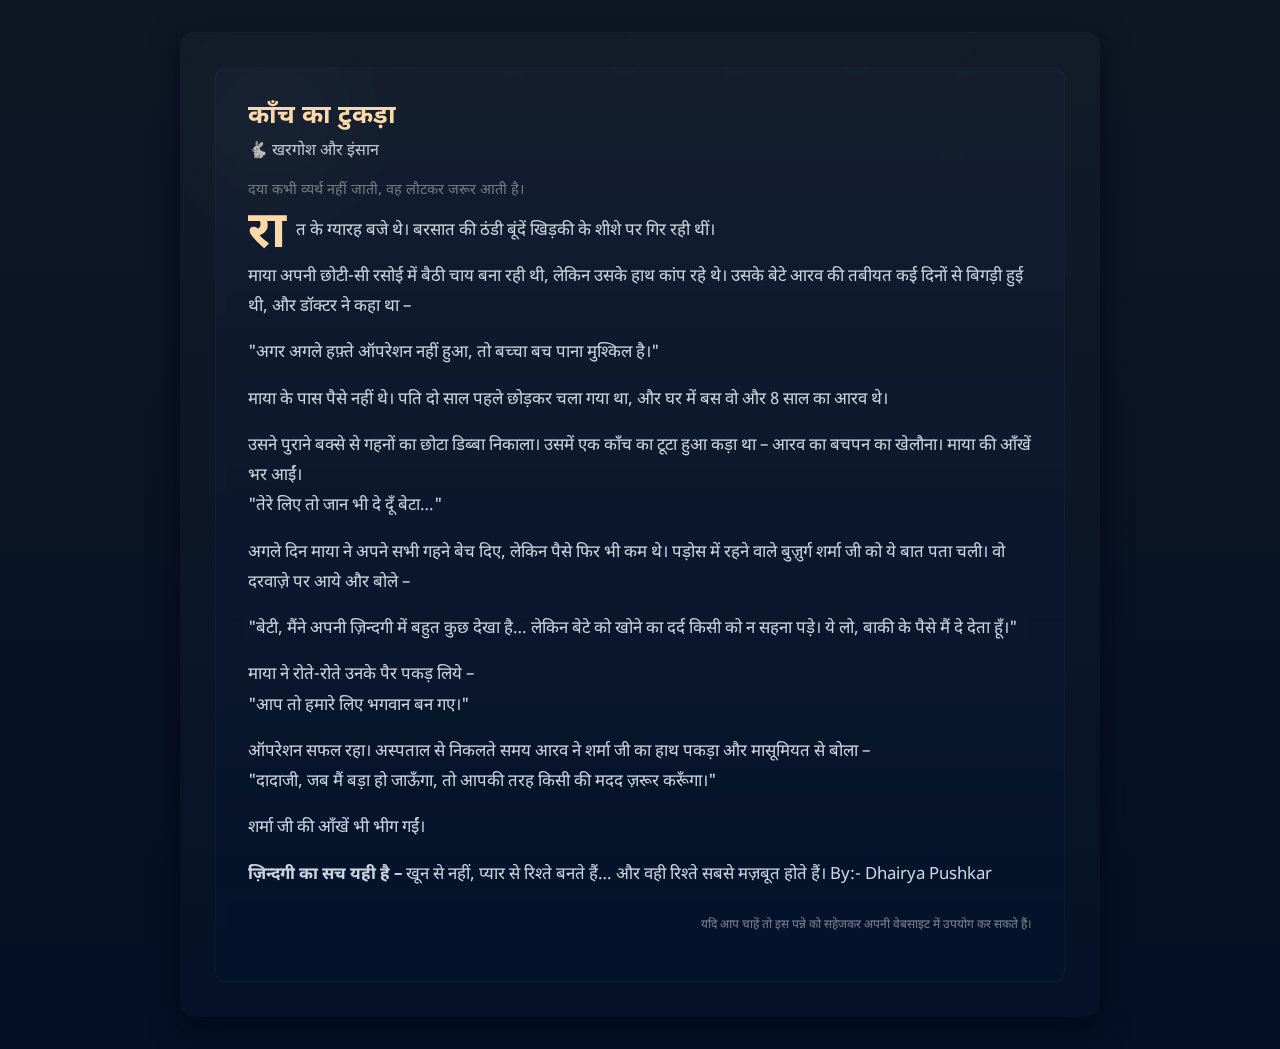
<file: Top 10/khargosh.html>
<!DOCTYPE html>
<html lang="hi">
<head>
  <meta charset="utf-8">
  <meta name="viewport" content="width=device-width, initial-scale=1">
  <title>काँच का टुकड़ा — छोटी कहानी</title>
  <link href="https://fonts.googleapis.com/css2?family=Noto+Sans+Devanagari:wght@400;700&display=swap" rel="stylesheet">
  <style>
    :root{
      --bg:#0f1724;
      --card:#0b1220cc;
      --accent:#ffd8a8;
      --muted:#cbd5e1;
    }
    *{box-sizing:border-box}
    body{
      margin:0;
      min-height:100vh;
      font-family:'Noto Sans Devanagari', system-ui, sans-serif;
      background:linear-gradient(180deg,var(--bg),#031025);
      color:var(--muted);
      display:flex;
      align-items:center;
      justify-content:center;
      padding:2rem;
    }
    /* Rainy window effect */
    .stage{
      width:920px;
      max-width:96vw;
      background:radial-gradient(circle at 10% 10%, rgba(255,255,255,0.02), transparent 10%), linear-gradient(180deg, rgba(255,255,255,0.02), rgba(255,255,255,0.01));
      border-radius:14px;
      padding:2.2rem;
      box-shadow: 0 10px 30px rgba(2,6,23,0.7), inset 0 1px 0 rgba(255,255,255,0.02);
      position:relative;
      overflow:hidden;
    }
    .glass{
      background:linear-gradient(180deg, rgba(255,255,255,0.02), rgba(255,255,255,0.00));
      border-radius:10px;
      padding:2rem;
      backdrop-filter: blur(4px) saturate(120%);
      border:1px solid rgba(255,255,255,0.03);
    }
    h1{margin:0 0 0.4rem 0; color:var(--accent); font-size:1.6rem}
    p.lead{margin:0 0 1.2rem 0; color:#e6eef8cc}
    .story p{margin:1rem 0; line-height:1.8; font-size:1.05rem}
    .meta{font-size:0.9rem; color:rgba(255,255,255,0.4)}
    footer{margin-top:1.6rem; text-align:right; font-size:0.9rem; color:rgba(255,255,255,0.45)}

    /* simple raindrops animation */
    .raindrop{position:absolute; left:0; top:-30vh; width:2px; height:60vh; background:linear-gradient(#ffffff22,#ffffff00);opacity:0.06; transform:skewX(-10deg); animation:fall 4s linear infinite}
    .raindrop.r2{left:12%; animation-duration:3.6s; opacity:0.05}
    .raindrop.r3{left:25%; animation-duration:4.4s; opacity:0.04}
    .raindrop.r4{left:37%; animation-duration:3s; opacity:0.055}
    .raindrop.r5{left:49%; animation-duration:4.8s; opacity:0.045}
    .raindrop.r6{left:61%; animation-duration:3.9s; opacity:0.05}
    .raindrop.r7{left:74%; animation-duration:4.2s; opacity:0.05}
    .raindrop.r8{left:86%; animation-duration:3.3s; opacity:0.06}
    @keyframes fall{0%{transform:translateY(-40vh) skewX(-10deg)}100%{transform:translateY(80vh) skewX(-10deg)}}

    /* dropcap style */
    .story p:first-of-type::first-letter{
      float:left;
      font-size:3.2rem;
      line-height:0.75;
      margin-right:0.6rem;
      color:var(--accent);
      font-weight:700;
    }

    @media (max-width:520px){
      .stage{padding:1.2rem}
      h1{font-size:1.25rem}
      .story p{font-size:1rem}
    }
  </style>
</head>
<body>
  <div class="stage" role="main">
    <div class="raindrop"></div>
    <div class="raindrop r2"></div>
    <div class="raindrop r3"></div>
    <div class="raindrop r4"></div>
    <div class="raindrop r5"></div>
    <div class="raindrop r6"></div>
    <div class="raindrop r7"></div>
    <div class="raindrop r8"></div>

    <article class="glass">
      <header>
        <h1>काँच का टुकड़ा</h1>
        <p class="lead">🐇 खरगोश और इंसान</p>
        <div class="meta">दया कभी व्यर्थ नहीं जाती, वह लौटकर जरूर आती है।</div>
      </header>

      <section class="story" aria-label="कहानी">
        <p>रात के ग्यारह बजे थे। बरसात की ठंडी बूंदें खिड़की के शीशे पर गिर रही थीं।</p>

        <p>माया अपनी छोटी-सी रसोई में बैठी चाय बना रही थी, लेकिन उसके हाथ कांप रहे थे। उसके बेटे आरव की तबीयत कई दिनों से बिगड़ी हुई थी, और डॉक्टर ने कहा था –</p>

        <p>"अगर अगले हफ़्ते ऑपरेशन नहीं हुआ, तो बच्चा बच पाना मुश्किल है।"</p>

        <p>माया के पास पैसे नहीं थे। पति दो साल पहले छोड़कर चला गया था, और घर में बस वो और 8 साल का आरव थे।</p>

        <p>उसने पुराने बक्से से गहनों का छोटा डिब्बा निकाला। उसमें एक काँच का टूटा हुआ कड़ा था – आरव का बचपन का खेलौना। माया की आँखें भर आईं।<br>
        "तेरे लिए तो जान भी दे दूँ बेटा…"</p>

        <p>अगले दिन माया ने अपने सभी गहने बेच दिए, लेकिन पैसे फिर भी कम थे। पड़ोस में रहने वाले बुज़ुर्ग शर्मा जी को ये बात पता चली।
        वो दरवाज़े पर आये और बोले –</p>

        <p>"बेटी, मैंने अपनी ज़िन्दगी में बहुत कुछ देखा है… लेकिन बेटे को खोने का दर्द किसी को न सहना पड़े। ये लो, बाकी के पैसे मैं दे देता हूँ।"</p>

        <p>माया ने रोते-रोते उनके पैर पकड़ लिये – <br>"आप तो हमारे लिए भगवान बन गए।"</p>

        <p>ऑपरेशन सफल रहा। अस्पताल से निकलते समय आरव ने शर्मा जी का हाथ पकड़ा और मासूमियत से बोला –<br>
        "दादाजी, जब मैं बड़ा हो जाऊँगा, तो आपकी तरह किसी की मदद ज़रूर करूँगा।"</p>

        <p>शर्मा जी की आँखें भी भीग गईं।</p>

        <p><strong>ज़िन्दगी का सच यही है –</strong> खून से नहीं, प्यार से रिश्ते बनते हैं… और वही रिश्ते सबसे मज़बूत होते हैं।
        By:- Dhairya Pushkar</p>
      </section>

      <footer>
        <small>यदि आप चाहें तो इस पन्ने को सहेजकर अपनी वेबसाइट में उपयोग कर सकते हैं।</small></p>
      </footer>
    </article>

  </div>
</body>
</html>
</file>
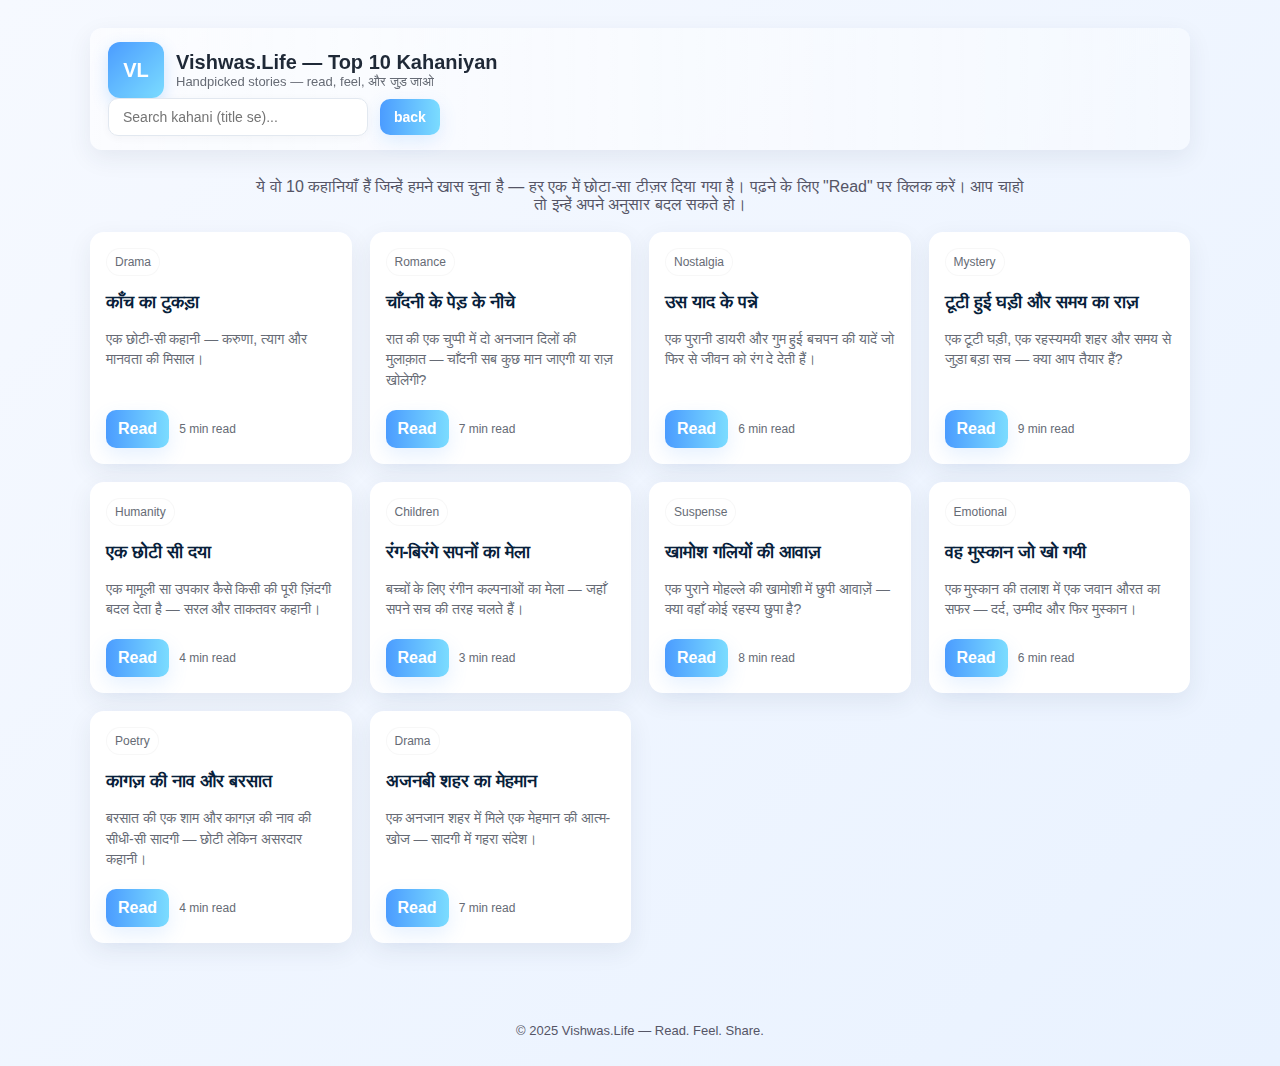
<file: Top 10/top10.html>
<!DOCTYPE html>
<html lang="hi">
<head>
  <meta charset="utf-8" />
  <meta name="viewport" content="width=device-width,initial-scale=1" />
  <title>Top 10 Kahaniyan | Vishwas.Life</title>
  <style>
    :root{
      --bg1: #f6f9ff;
      --bg2: #e9f2ff;
      --card: #ffffff;
      --accent: #4b9cff;
      --muted: #666b75;
      --glass: rgba(255,255,255,0.6);
      --shadow: 0 8px 24px rgba(35, 50, 80, 0.08);
    }
    *{box-sizing:border-box}
    body{
      margin:0;
      font-family: "Segoe UI", Roboto, Helvetica, Arial, sans-serif;
      background: linear-gradient(135deg,var(--bg1),var(--bg2));
      color:#1f2937;
      -webkit-font-smoothing:antialiased;
      -moz-osx-font-smoothing:grayscale;
      padding:28px;
      min-height:100vh;
    }

    header{
      display:flex;
      align-items:center;
      justify-content:space-between;
      gap:18px;
      max-width:1100px;
      margin:0 auto 28px;
      padding:14px 18px;
      background: linear-gradient(90deg, rgba(255,255,255,0.6), rgba(255,255,255,0.4));
      border-radius:12px;
      box-shadow: var(--shadow);
      backdrop-filter: blur(6px);
    }
    .brand{
      display:flex;
      gap:12px;
      align-items:center;
    }
    .logo{
      width:56px; height:56px; border-radius:12px;
      background: linear-gradient(135deg,var(--accent), #7bdcff);
      display:grid; place-items:center;
      color:white; font-weight:700; font-size:20px;
      box-shadow: 0 6px 16px rgba(75,156,255,0.25);
    }
    h1{margin:0;font-size:20px}
    header p{margin:0;color:var(--muted); font-size:13px}

    .controls{display:flex; gap:12px; align-items:center;}
    .search {
      position:relative;
    }
    .search input{
      padding:10px 14px;
      width:260px;
      border-radius:10px;
      border:1px solid #e2e8f0;
      outline:none;
      font-size:14px;
      box-shadow: 0 2px 8px rgba(43,56,80,0.04);
      transition:box-shadow .2s, transform .15s;
    }
    .search input:focus{box-shadow: 0 8px 24px rgba(75,156,255,0.12); transform:translateY(-1px)}
    .home-link{
      padding:10px 14px;
      background:linear-gradient(90deg,var(--accent), #7bdcff);
      color:white; text-decoration:none; border-radius:10px;
      font-weight:600; font-size:14px;
      box-shadow: 0 6px 18px rgba(75,156,255,0.16);
    }

    main{
      max-width:1100px;
      margin: 12px auto 80px;
      display:grid;
      grid-template-columns: repeat(auto-fit, minmax(240px, 1fr));
      gap:18px;
    }

    .card{
      background:var(--card);
      border-radius:14px;
      padding:16px;
      box-shadow: var(--shadow);
      transition: transform .25s ease, box-shadow .25s ease;
      display:flex; flex-direction:column; gap:10px;
      min-height:150px;
    }
    .card:hover{ transform: translateY(-8px); box-shadow: 0 18px 40px rgba(35,50,80,0.12); }

    .tag{
      font-size:12px; color:var(--muted); background:var(--glass);
      width:max-content; padding:6px 8px; border-radius:999px;
      border:1px solid rgba(0,0,0,0.03)
    }

    .title{ font-size:18px; font-weight:700; margin:6px 0; color:#07203a; }
    .teaser{ color:var(--muted); font-size:14px; line-height:1.45; flex:1 }

    .actions{ display:flex; gap:10px; align-items:center; margin-top:10px }
    .read-btn{
      padding:10px 12px; border-radius:10px; border:none; cursor:pointer;
      background:linear-gradient(90deg,var(--accent), #7bdcff); color:white; font-weight:700;
      box-shadow: 0 8px 20px rgba(75,156,255,0.14);
      text-decoration:none;
    }
    .meta{ font-size:12px; color:var(--muted) }

    /* nice header below page title */
    .intro{
      max-width:1100px; margin: 10px auto 18px; text-align:center; color:#223;
    }
    .intro p{ margin:6px auto; color:#556; max-width:780px }

    /* small footer */
    footer{ max-width:1100px; margin:30px auto 0; text-align:center; color:#556; font-size:13px }

    /* responsive tweaks */
    @media (max-width:480px){
      header{ padding:12px }
      .search input{ width:160px }
      h1{ font-size:16px }
    }
  </style>
</head>
<body>

  <header> <back href="top10.html">
    <div class="brand">
      <div class="logo">VL</div>
      <div>
        <h1>Vishwas.Life — Top 10 Kahaniyan</h1>
        <p>Handpicked stories — read, feel, और जुड़ जाओ</p>
      </div>
    </div>

    <div class="controls">
      <div class="search">
        <input id="searchInput" type="search" placeholder="Search kahani (title se)..." aria-label="Search stories">
        
      </div>
      <a class="home-link" href="/stories.html">back</a>
    </div>
  </header>

  <div class="intro">
    <p>ये वो 10 कहानियाँ हैं जिन्हें हमने खास चुना है — हर एक में छोटा-सा टीज़र दिया गया है। पढ़ने के लिए "Read" पर क्लिक करें। आप चाहो तो इन्हें अपने अनुसार बदल सकते हो।</p>
  </div>

  <main id="list">
    <!-- 1 -->
    <article class="card" data-title="अंतिम सफ़र की डोली">
      <div class="tag">Drama</div>
      <div class="title">काँच का टुकड़ा</div>
      <div class="teaser">एक छोटी-सी कहानी — करुणा, त्याग और मानवता की मिसाल।</div>
      <div class="actions">
        <a class="read-btn" href="kanch.html">Read</a>
        <div class="meta">5 min read</div>
      </div>
    </article>

    <!-- 2 -->
    <article class="card" data-title="🐇 खरगोश और इंसान">
      <div class="tag">Romance</div>
      <div class="title">चाँदनी के पेड़ के नीचे</div>
      <div class="teaser">रात की एक चुप्पी में दो अनजान दिलों की मुलाक़ात — चाँदनी सब कुछ मान जाएगी या राज़ खोलेगी?</div>
      <div class="actions">
        <a class="read-btn" href="story2.html">Read</a>
        <div class="meta">7 min read</div>
      </div>
    </article>

    <!-- 3 -->
    <article class="card" data-title="उस याद के पन्ने">
      <div class="tag">Nostalgia</div>
      <div class="title">उस याद के पन्ने</div>
      <div class="teaser">एक पुरानी डायरी और गुम हुई बचपन की यादें जो फिर से जीवन को रंग दे देती हैं।</div>
      <div class="actions">
        <a class="read-btn" href="story3.html">Read</a>
        <div class="meta">6 min read</div>
      </div>
    </article>

    <!-- 4 -->
    <article class="card" data-title="टूटी हुई घड़ी और समय का राज़">
      <div class="tag">Mystery</div>
      <div class="title">टूटी हुई घड़ी और समय का राज़</div>
      <div class="teaser">एक टूटी घड़ी, एक रहस्यमयी शहर और समय से जुड़ा बड़ा सच — क्या आप तैयार हैं?</div>
      <div class="actions">
        <a class="read-btn" href="story4.html">Read</a>
        <div class="meta">9 min read</div>
      </div>
    </article>

    <!-- 5 -->
    <article class="card" data-title="एक छोटी सी दया">
      <div class="tag">Humanity</div>
      <div class="title">एक छोटी सी दया</div>
      <div class="teaser">एक मामूली सा उपकार कैसे किसी की पूरी ज़िंदगी बदल देता है — सरल और ताकतवर कहानी।</div>
      <div class="actions">
        <a class="read-btn" href="story5.html">Read</a>
        <div class="meta">4 min read</div>
      </div>
    </article>

    <!-- 6 -->
    <article class="card" data-title="रंग-बिरंगे सपनों का मेला">
      <div class="tag">Children</div>
      <div class="title">रंग-बिरंगे सपनों का मेला</div>
      <div class="teaser">बच्चों के लिए रंगीन कल्पनाओं का मेला — जहाँ सपने सच की तरह चलते हैं।</div>
      <div class="actions">
        <a class="read-btn" href="story6.html">Read</a>
        <div class="meta">3 min read</div>
      </div>
    </article>

    <!-- 7 -->
    <article class="card" data-title="खामोश गलियों की आवाज़">
      <div class="tag">Suspense</div>
      <div class="title">खामोश गलियों की आवाज़</div>
      <div class="teaser">एक पुराने मोहल्ले की खामोशी में छुपी आवाज़ें — क्या वहाँ कोई रहस्य छुपा है?</div>
      <div class="actions">
        <a class="read-btn" href="story7.html">Read</a>
        <div class="meta">8 min read</div>
      </div>
    </article>

    <!-- 8 -->
    <article class="card" data-title="वह मुस्कान जो खो गयी">
      <div class="tag">Emotional</div>
      <div class="title">वह मुस्कान जो खो गयी</div>
      <div class="teaser">एक मुस्कान की तलाश में एक जवान औरत का सफर — दर्द, उम्मीद और फिर मुस्कान।</div>
      <div class="actions">
        <a class="read-btn" href="story8.html">Read</a>
        <div class="meta">6 min read</div>
      </div>
    </article>

    <!-- 9 -->
    <article class="card" data-title="कागज़ की नाव और बरसात">
      <div class="tag">Poetry</div>
      <div class="title">कागज़ की नाव और बरसात</div>
      <div class="teaser">बरसात की एक शाम और कागज़ की नाव की सीधी-सी सादगी — छोटी लेकिन असरदार कहानी।</div>
      <div class="actions">
        <a class="read-btn" href="story9.html">Read</a>
        <div class="meta">4 min read</div>
      </div>
    </article>

    <!-- 10 -->
    <article class="card" data-title="अजनबी शहर का मेहमान">
      <div class="tag">Drama</div>
      <div class="title">अजनबी शहर का मेहमान</div>
      <div class="teaser">एक अनजान शहर में मिले एक मेहमान की आत्म-खोज — सादगी में गहरा संदेश।</div>
      <div class="actions">
        <a class="read-btn" href="story10.html">Read</a>
        <div class="meta">7 min read</div>
      </div>
    </article>

  </main>

  <footer>
    © 2025 Vishwas.Life — Read. Feel. Share.
  </footer>

  <script>
    // Simple search/filter by title
    const input = document.getElementById('searchInput');
    const cards = Array.from(document.querySelectorAll('.card'));

    input.addEventListener('input', () => {
      const q = input.value.trim().toLowerCase();
      cards.forEach(card => {
        const title = card.dataset.title.toLowerCase();
        if (!q || title.includes(q)) {
          card.style.display = '';
        } else {
          card.style.display = 'none';
        }
      });
    });

    // Optional: keyboard focus quick search (press / to focus)
    document.addEventListener('keydown', (e) => {
      if (e.key === '/') {
        e.preventDefault();
        input.focus();
      }
    });
  </script>
</body>
</html>
</file>
<file: style.css>
/* Base Styles */
body {
  background: linear-gradient(to right, #f0f4f8, #d9e4f5);
  color: #2c2c2c;
  font-family: 'Segoe UI', sans-serif;
  margin: 0;
  padding: 0;
  animation: fadeInBody 1.5s ease-in;
}

/* Header & Footer */
header, footer {
  background: linear-gradient(to right, #a1c4fd, #c2e9fb);
  text-align: center;
  padding: 20px;
  color: #1a1a1a;
  box-shadow: 0 4px 10px rgba(0, 0, 0, 0.2);
  animation: slideDown 1s ease-out;
}

/* Navigation */
nav {
  display: flex;
  justify-content: space-between;
  align-items: center;
  background: linear-gradient(to right, #fbc2eb, #a6c1ee);
  padding: 15px 30px;
  box-shadow: 0 4px 8px rgba(0, 0, 0, 0.1);
  animation: fadeInNav 1.2s ease-in;
}

nav a {
  color: #333;
  text-decoration: none;
  margin: 0 12px;
  font-weight: bold;
  padding: 8px 16px;
  border-radius: 8px;
  transition: background 0.3s ease, transform 0.3s ease;
  animation: pulse 2s infinite;
}

nav a:hover {
  background: rgba(255, 255, 255, 0.6);
  transform: scale(1.1);
}

/* Main Content */
main {
  padding: 40px;
  background: linear-gradient(to bottom, #ffffff, #e3f2fd);
  border-top: 2px solid #ccc;
  border-bottom: 2px solid #ccc;
  animation: slideUp 1.2s ease-out;
}

.main-nav {
  display: flex;
  gap: 550px;
}

.login-link {
  margin-left: auto;
}

/* Footer Text */
footer p {
  font-size: 14px;
  color: #333;
}

/* Animations */
@keyframes fadeInBody {
  from { opacity: 0; }
  to { opacity: 1; }
}

@keyframes slideDown {
  from { transform: translateY(-50px); opacity: 0; }
  to { transform: translateY(0); opacity: 1; }
}

@keyframes slideUp {
  from { transform: translateY(50px); opacity: 0; }
  to { transform: translateY(0); opacity: 1; }
}

@keyframes fadeInNav {
  from { opacity: 0; }
  to { opacity: 1; }
}

@keyframes pulse {
  0% { box-shadow: 0 0 0 0 rgba(0, 0, 0, 0.2); }
  70% { box-shadow: 0 0 10px 10px rgba(0, 0, 0, 0); }
  100% { box-shadow: 0 0 0 0 rgba(0, 0, 0, 0); }
}
/* Animated Background */
.animated-bg {
  position: fixed;
  top: 0; left: 0;
  width: 100%; height: 100%;
  background: radial-gradient(circle at 20% 20%, #fbc2eb, transparent),
              radial-gradient(circle at 80% 80%, #a6c1ee, transparent);
  animation: floatBg 10s infinite alternate ease-in-out;
  z-index: -1;
}

/* Social Buttons */
.social-login {
  text-align: center;
  margin-top: 20px;
}

.social-login p {
  margin-bottom: 10px;
  color: #555;
}

.google-btn, .facebook-btn {
  width: 48%;
  padding: 10px;
  margin: 5px;
  border: none;
  border-radius: 8px;
  font-weight: bold;
  cursor: pointer;
  color: white;
}

.google-btn {
  background: #db4437;
}

.facebook-btn {
  background: #3b5998;
}

.register-link {{xt-align: center;
  margin-top: 20px;
  font-size: 14px;
}

.register-link a {
  color: #6a11cb;
  text-decoration: none;
}

/* Background Animation */
@keyframes floatBg {
  0% { transform: scale(1); }
  100% { transform: scale(1.05); }
}
</file>
